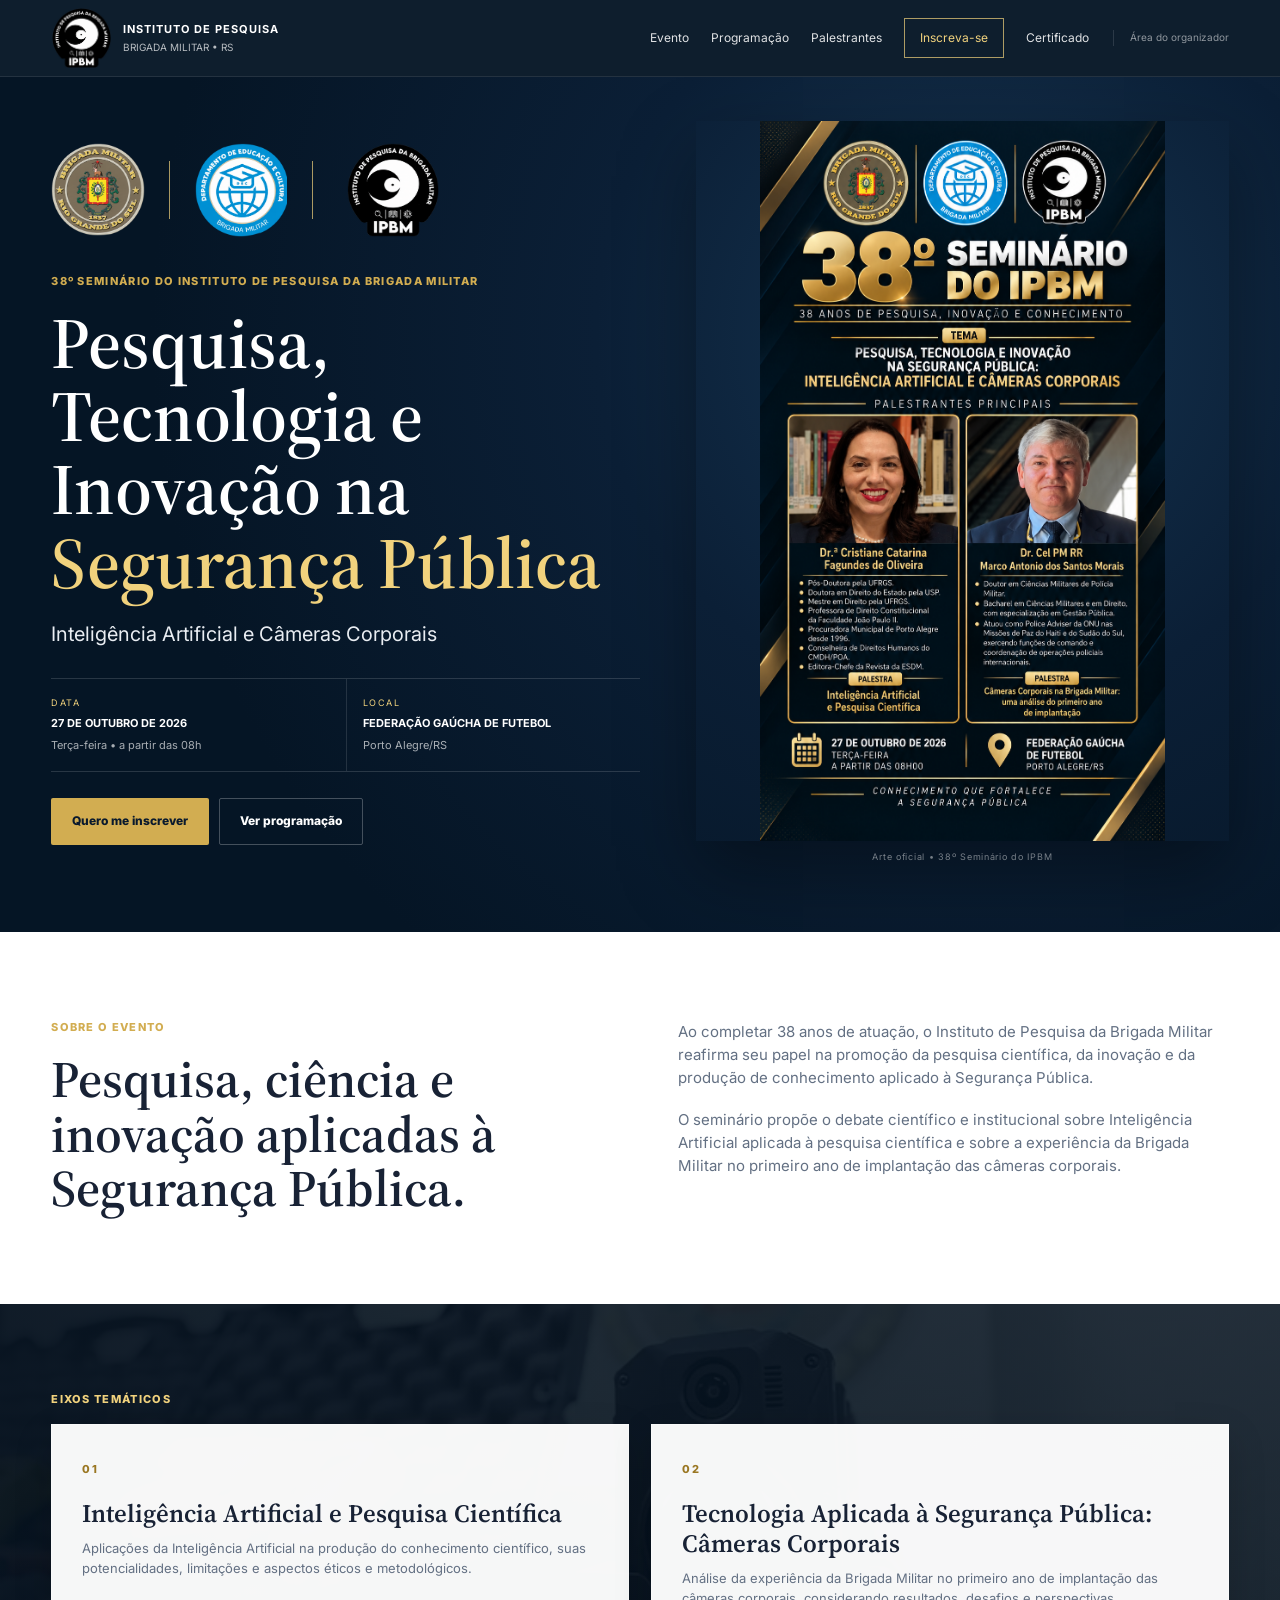
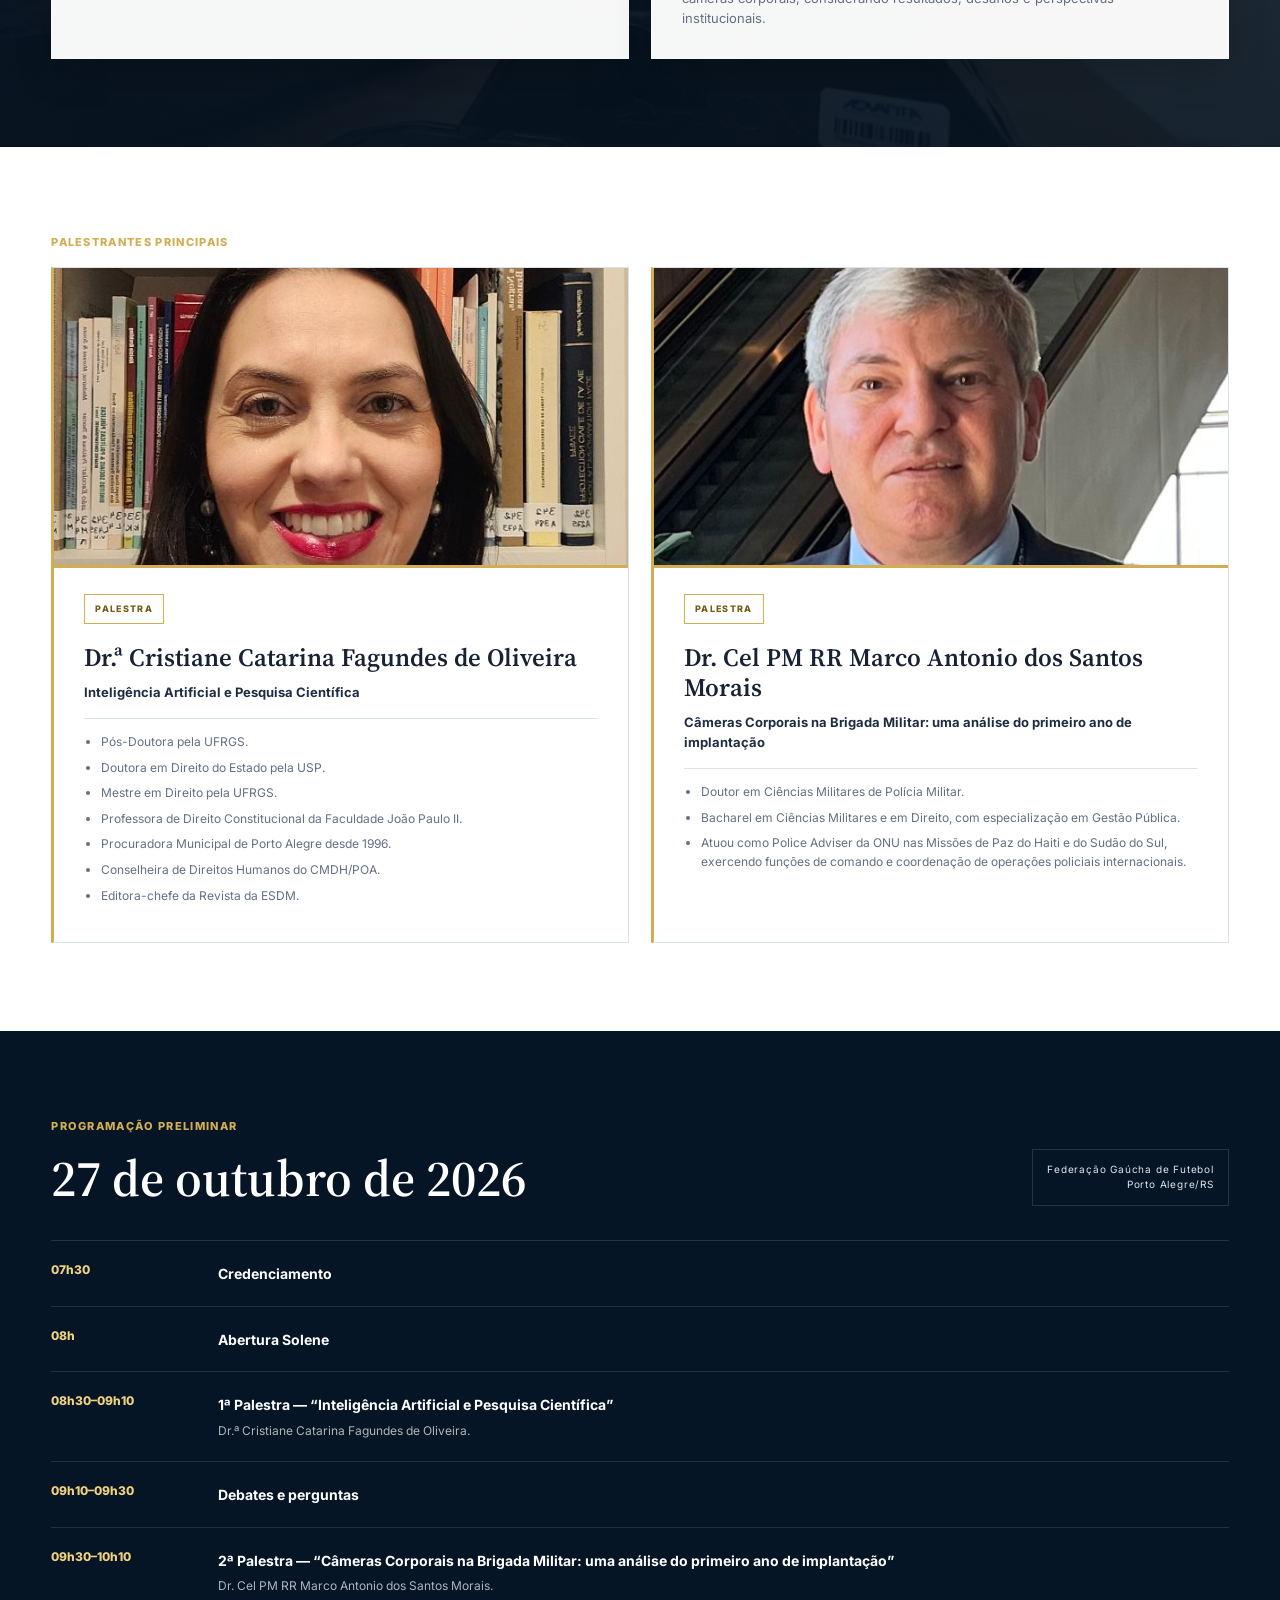
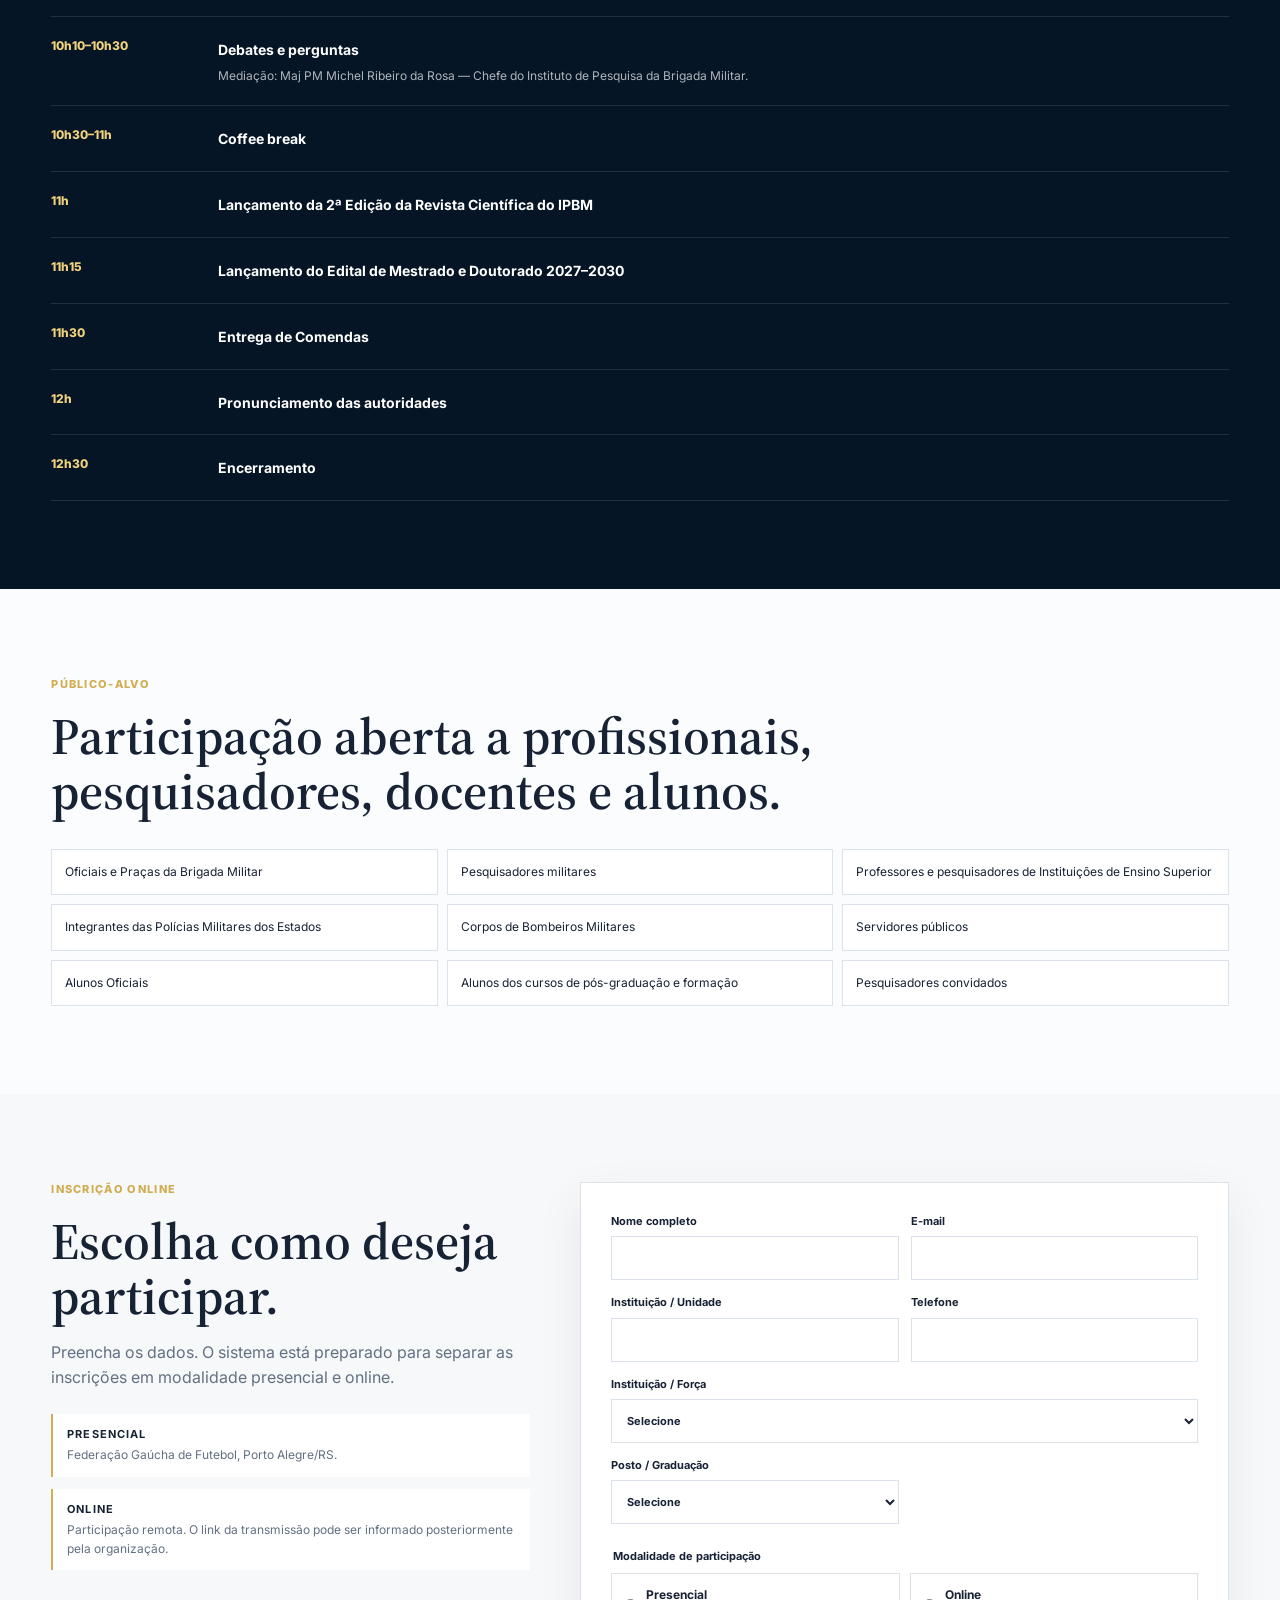
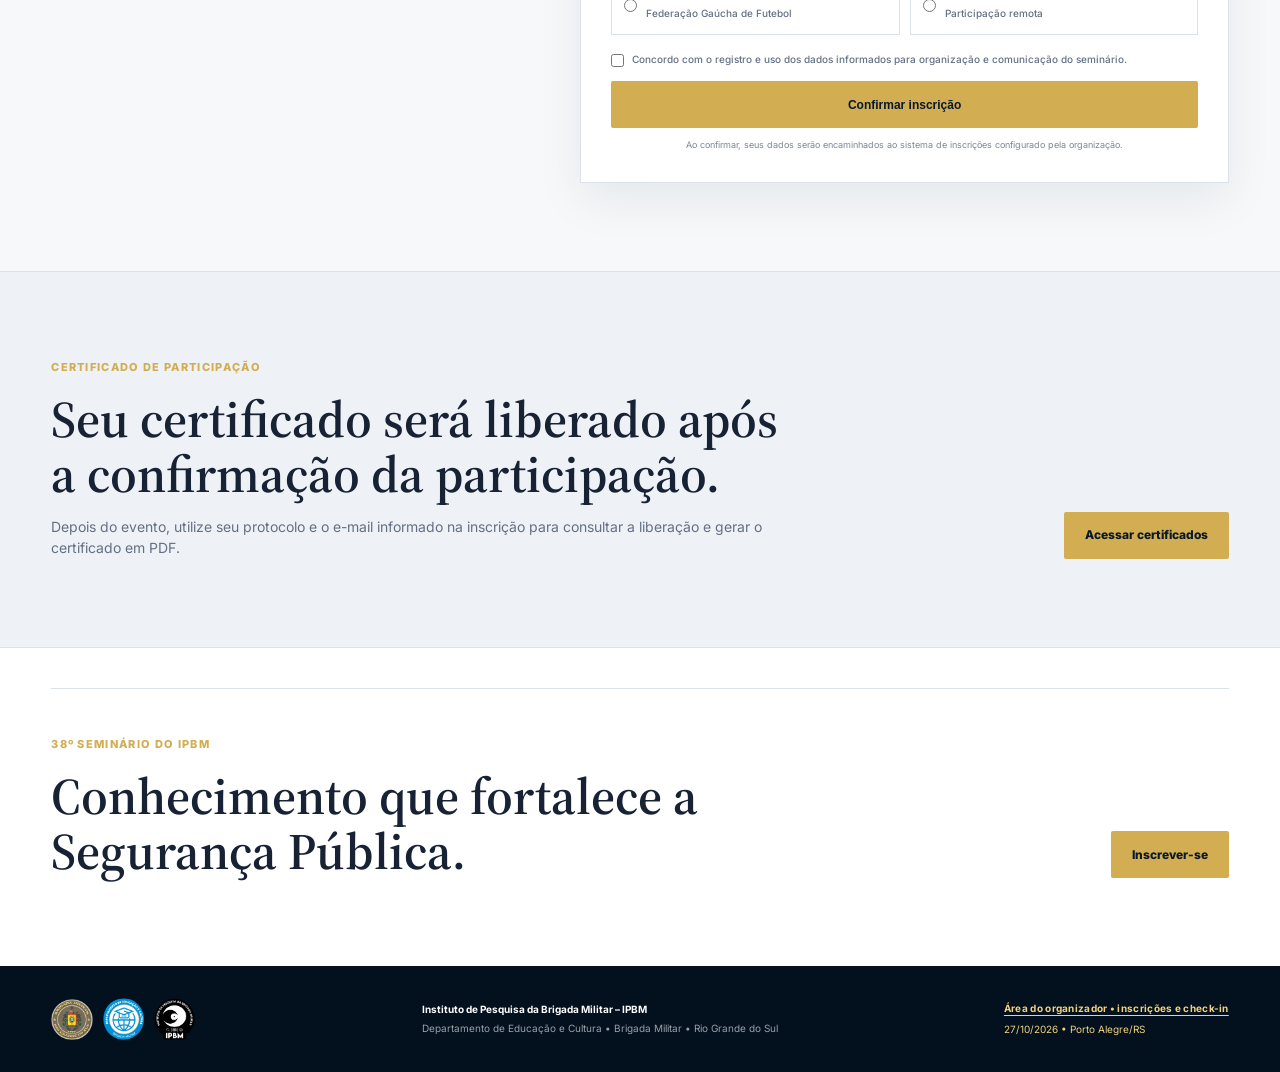
<file: index.html>
<!doctype html>
<html lang="pt-BR">
<head>
  <meta charset="utf-8">
  <meta name="viewport" content="width=device-width, initial-scale=1">
  <meta name="description" content="38º Seminário do Instituto de Pesquisa da Brigada Militar">
  <title>38º Seminário IPBM | Brigada Militar</title>
  <link rel="preconnect" href="https://fonts.googleapis.com">
  <link rel="preconnect" href="https://fonts.gstatic.com" crossorigin>
  <link href="https://fonts.googleapis.com/css2?family=Inter:wght@400;500;600;700;800&family=Source+Serif+4:wght@500;600;700&display=swap" rel="stylesheet">
  <link rel="stylesheet" href="style.css">
</head>
<body>
<header class="site-header">
  <div class="container header-inner">
    <a class="brand" href="#top">
      <img src="assets/logo-ipbm-user.png" alt="Instituto de Pesquisa da Brigada Militar">
      <div>
        <strong>INSTITUTO DE PESQUISA</strong>
        <span>BRIGADA MILITAR • RS</span>
      </div>
    </a>
    <nav>
      <a href="#evento">Evento</a>
      <a href="#programacao">Programação</a>
      <a href="#palestrantes">Palestrantes</a>
      <a href="#inscricao" class="nav-cta">Inscreva-se</a><a href="https://script.google.com/macros/s/AKfycbw5iORMjPB6zJZNSF6r6eopY40d7WQsvoeD7HbShKUvtG6KqrqU2yW9zClrKLDlra5R7w/exec?cert=1" onclick="return abrirCertificadoPopup(event);">Certificado</a><a href="https://script.google.com/macros/s/AKfycbw5iORMjPB6zJZNSF6r6eopY40d7WQsvoeD7HbShKUvtG6KqrqU2yW9zClrKLDlra5R7w/exec?admin=1" target="_blank" rel="noopener" class="nav-admin">Área do organizador</a>
    </nav>
  </div>
</header>

<main id="top">
  <section class="hero">
    <div class="container hero-grid">
      <div class="hero-copy">
        <div class="logos">
          <img src="assets/logo-bm-user.png" alt="Brigada Militar">
          <span></span>
          <img src="assets/logo-dec-user.png" alt="Departamento de Educação e Cultura">
          <span></span>
          <img src="assets/logo-ipbm-user.png" alt="Instituto de Pesquisa da Brigada Militar">
        </div>
        <p class="eyebrow">38º SEMINÁRIO DO INSTITUTO DE PESQUISA DA BRIGADA MILITAR</p>
        <h1>Pesquisa, Tecnologia e Inovação na <em>Segurança Pública</em></h1>
        <p class="subtitle">Inteligência Artificial e Câmeras Corporais</p>

        <div class="event-strip">
          <div>
            <small>DATA</small>
            <b>27 DE OUTUBRO DE 2026</b>
            <span>Terça-feira • a partir das 08h</span>
          </div>
          <div>
            <small>LOCAL</small>
            <b>FEDERAÇÃO GAÚCHA DE FUTEBOL</b>
            <span>Porto Alegre/RS</span>
          </div>
        </div>

        <div class="actions">
          <a href="#inscricao" class="btn primary">Quero me inscrever</a>
          <a href="#programacao" class="btn secondary">Ver programação</a>
        </div>
      </div>

      <div class="hero-art">
        <img src="assets/card-seminario.png" alt="Arte oficial do 38º Seminário do IPBM">
        <div class="art-caption">Arte oficial • 38º Seminário do IPBM</div>
      </div>
    </div>
  </section>

  <section id="evento" class="section">
    <div class="container section-grid">
      <div>
        <p class="kicker">SOBRE O EVENTO</p>
        <h2>Pesquisa, ciência e inovação aplicadas à Segurança Pública.</h2>
      </div>
      <div class="copy">
        <p>Ao completar 38 anos de atuação, o Instituto de Pesquisa da Brigada Militar reafirma seu papel na promoção da pesquisa científica, da inovação e da produção de conhecimento aplicado à Segurança Pública.</p>
        <p>O seminário propõe o debate científico e institucional sobre Inteligência Artificial aplicada à pesquisa científica e sobre a experiência da Brigada Militar no primeiro ano de implantação das câmeras corporais.</p>
      </div>
    </div>
  </section>

  <section class="section muted">
    <div class="container">
      <p class="kicker">EIXOS TEMÁTICOS</p>
      <div class="topic-grid">
        <article class="topic">
          <span>01</span>
          <h3>Inteligência Artificial e Pesquisa Científica</h3>
          <p>Aplicações da Inteligência Artificial na produção do conhecimento científico, suas potencialidades, limitações e aspectos éticos e metodológicos.</p>
        </article>
        <article class="topic">
          <span>02</span>
          <h3>Tecnologia Aplicada à Segurança Pública: Câmeras Corporais</h3>
          <p>Análise da experiência da Brigada Militar no primeiro ano de implantação das câmeras corporais, considerando resultados, desafios e perspectivas institucionais.</p>
        </article>
      </div>
    </div>
  </section>

  <section id="palestrantes" class="section">
    <div class="container">
      <p class="kicker">PALESTRANTES PRINCIPAIS</p>
      <div class="speaker-grid">
        <article class="speaker">
          <img class="speaker-photo" src="assets/palestrante-cristiane.jpg" alt="Dra.ª Cristiane Catarina Fagundes de Oliveira">
          <div class="speaker-content">
            <div class="speaker-title">PALESTRA</div>
            <h3>Dr.ª Cristiane Catarina Fagundes de Oliveira</h3>
            <p class="talk">Inteligência Artificial e Pesquisa Científica</p>
            <div class="cv-panel visible">
              <ul>
                <li>Pós-Doutora pela UFRGS.</li>
                <li>Doutora em Direito do Estado pela USP.</li>
                <li>Mestre em Direito pela UFRGS.</li>
                <li>Professora de Direito Constitucional da Faculdade João Paulo II.</li>
                <li>Procuradora Municipal de Porto Alegre desde 1996.</li>
                <li>Conselheira de Direitos Humanos do CMDH/POA.</li>
                <li>Editora-chefe da Revista da ESDM.</li>
              </ul>
            </div>
          </div>
        </article>

        <article class="speaker">
          <img class="speaker-photo" src="assets/palestrante-marco.jpg" alt="Cel PM RR Marco Antonio dos Santos Morais">
          <div class="speaker-content">
            <div class="speaker-title">PALESTRA</div>
            <h3>Dr. Cel PM RR Marco Antonio dos Santos Morais</h3>
            <p class="talk">Câmeras Corporais na Brigada Militar: uma análise do primeiro ano de implantação</p>
            <div class="cv-panel visible">
              <ul>
                <li>Doutor em Ciências Militares de Polícia Militar.</li>
                <li>Bacharel em Ciências Militares e em Direito, com especialização em Gestão Pública.</li>
                <li>Atuou como Police Adviser da ONU nas Missões de Paz do Haiti e do Sudão do Sul, exercendo funções de comando e coordenação de operações policiais internacionais.</li>
              </ul>
            </div>
          </div>
        </article>
      </div>
    </div>
  </section>

  <section id="programacao" class="section dark">
    <div class="container">
      <div class="program-head">
        <div>
          <p class="kicker">PROGRAMAÇÃO PRELIMINAR</p>
          <h2>27 de outubro de 2026</h2>
        </div>
        <div class="place-tag">Federação Gaúcha de Futebol<br>Porto Alegre/RS</div>
      </div>
      <div class="timeline">
        <div><time>07h30</time><article><b>Credenciamento</b></article></div>
        <div><time>08h</time><article><b>Abertura Solene</b></article></div>
        <div><time>08h30–09h10</time><article><b>1ª Palestra — “Inteligência Artificial e Pesquisa Científica”</b><p>Dr.ª Cristiane Catarina Fagundes de Oliveira.</p></article></div>
        <div><time>09h10–09h30</time><article><b>Debates e perguntas</b></article></div>
        <div><time>09h30–10h10</time><article><b>2ª Palestra — “Câmeras Corporais na Brigada Militar: uma análise do primeiro ano de implantação”</b><p>Dr. Cel PM RR Marco Antonio dos Santos Morais.</p></article></div>
        <div><time>10h10–10h30</time><article><b>Debates e perguntas</b><p>Mediação: Maj PM Michel Ribeiro da Rosa — Chefe do Instituto de Pesquisa da Brigada Militar.</p></article></div>
        <div><time>10h30–11h</time><article><b>Coffee break</b></article></div>
        <div><time>11h</time><article><b>Lançamento da 2ª Edição da Revista Científica do IPBM</b></article></div>
        <div><time>11h15</time><article><b>Lançamento do Edital de Mestrado e Doutorado 2027–2030</b></article></div>
        <div><time>11h30</time><article><b>Entrega de Comendas</b></article></div>
        <div><time>12h</time><article><b>Pronunciamento das autoridades</b></article></div>
        <div><time>12h30</time><article><b>Encerramento</b></article></div>
      </div>
    </div>
  </section>

  <section class="section audience">
    <div class="container">
      <p class="kicker">PÚBLICO-ALVO</p>
      <h2>Participação aberta a profissionais, pesquisadores, docentes e alunos.</h2>
      <div class="audience-list">
        <span>Oficiais e Praças da Brigada Militar</span>
        <span>Pesquisadores militares</span>
        <span>Professores e pesquisadores de Instituições de Ensino Superior</span>
        <span>Integrantes das Polícias Militares dos Estados</span>
        <span>Corpos de Bombeiros Militares</span>
        <span>Servidores públicos</span>
        <span>Alunos Oficiais</span>
        <span>Alunos dos cursos de pós-graduação e formação</span>
        <span>Pesquisadores convidados</span>
      </div>
    </div>
  </section>

  <section id="inscricao" class="section register">
    <div class="container register-grid">
      <div class="register-copy">
        <p class="kicker">INSCRIÇÃO ONLINE</p>
        <h2>Escolha como deseja participar.</h2>
        <p>Preencha os dados. O sistema está preparado para separar as inscrições em modalidade presencial e online.</p>
        <div class="modalities">
          <div><b>PRESENCIAL</b><span>Federação Gaúcha de Futebol, Porto Alegre/RS.</span></div>
          <div><b>ONLINE</b><span>Participação remota. O link da transmissão pode ser informado posteriormente pela organização.</span></div>
        </div>
      </div>

      <form id="registrationForm" class="form-card">
        <div id="formMessage" class="message" aria-live="polite"></div>
        <div class="row">
          <label>Nome completo<input name="nome" required maxlength="120" autocomplete="name"></label>
          <label>E-mail<input name="email" type="email" required maxlength="160" autocomplete="email"></label>
        </div>
        <div class="row">
          <label>Instituição / Unidade<input name="instituicao" maxlength="160"></label>
          <label>Telefone<input name="telefone" maxlength="30" autocomplete="tel"></label>
        </div>
        <label>Instituição / Força
          <select name="perfil" id="forca" required>
            <option value="">Selecione</option>
            <option value="Brigada Militar – RS">Brigada Militar – RS</option>
            <option value="Polícia Militar – outro Estado">Polícia Militar – outro Estado</option>
            <option value="Corpo de Bombeiros Militar – RS">Corpo de Bombeiros Militar – RS</option>
            <option value="Corpo de Bombeiros Militar – outro Estado">Corpo de Bombeiros Militar – outro Estado</option>
            <option value="Exército Brasileiro">Exército Brasileiro</option>
            <option value="Marinha do Brasil">Marinha do Brasil</option>
            <option value="Força Aérea Brasileira">Força Aérea Brasileira</option>
            <option value="Servidor público / civil">Servidor público / civil</option>
            <option value="Público externo / outros">Público externo / outros</option>
          </select>
        </label>
        <div class="row" id="corpDataRow" hidden>
          <label>UF da corporação
            <select name="ufCorporacao" id="ufCorporacao">
              <option value="">Selecione</option>
              <option>AC</option><option>AL</option><option>AP</option><option>AM</option><option>BA</option>
              <option>CE</option><option>DF</option><option>ES</option><option>GO</option><option>MA</option>
              <option>MT</option><option>MS</option><option>MG</option><option>PA</option><option>PB</option>
              <option>PR</option><option>PE</option><option>PI</option><option>RJ</option><option>RN</option>
              <option>RS</option><option>RO</option><option>RR</option><option>SC</option><option>SP</option>
              <option>SE</option><option>TO</option>
            </select>
          </label>
          <label>Posto / Graduação
            <select name="postoGraduacao" id="postoGraduacao">
              <option value="">Selecione</option>
            </select>
          </label>
        </div>
        <p class="fine" id="corpHint" hidden>O posto/graduação será convertido automaticamente para a abreviatura padronizada utilizada no certificado.</p>
        <fieldset>
          <legend>Modalidade de participação</legend>
          <div class="choices">
            <label><input type="radio" name="modalidade" value="Presencial" required><span><b>Presencial</b><small>Federação Gaúcha de Futebol</small></span></label>
            <label><input type="radio" name="modalidade" value="Online"><span><b>Online</b><small>Participação remota</small></span></label>
          </div>
        </fieldset>
        <label class="consent"><input type="checkbox" name="consentimento" required><span>Concordo com o registro e uso dos dados informados para organização e comunicação do seminário.</span></label>
        <button class="btn primary full" type="submit">Confirmar inscrição</button>
        <p class="fine">Ao confirmar, seus dados serão encaminhados ao sistema de inscrições configurado pela organização.</p>
      </form>
    </div>
  </section>

  <section id="certificado" class="certificate-access section">
    <div class="container certificate-access-inner">
      <div>
        <p class="kicker">CERTIFICADO DE PARTICIPAÇÃO</p>
        <h2>Seu certificado será liberado após a confirmação da participação.</h2>
        <p>Depois do evento, utilize seu protocolo e o e-mail informado na inscrição para consultar a liberação e gerar o certificado em PDF.</p>
      </div>
      <a class="btn primary" href="https://script.google.com/macros/s/AKfycbw5iORMjPB6zJZNSF6r6eopY40d7WQsvoeD7HbShKUvtG6KqrqU2yW9zClrKLDlra5R7w/exec?cert=1" onclick="return abrirCertificadoPopup(event);">Acessar certificados</a>
    </div>
  </section>

  <section class="section closing">
    <div class="container closing-inner">
      <div>
        <p class="kicker">38º SEMINÁRIO DO IPBM</p>
        <h2>Conhecimento que fortalece a Segurança Pública.</h2>
      </div>
      <a class="btn primary" href="#inscricao">Inscrever-se</a>
    </div>
  </section>

</main>

<footer class="footer">
  <div class="container footer-inner">
    <div class="footer-logos">
      <img src="assets/logo-bm-user.png" alt="Brigada Militar">
      <img src="assets/logo-dec-user.png" alt="Departamento de Educação e Cultura">
      <img src="assets/logo-ipbm-user.png" alt="IPBM">
    </div>
    <div>
      <strong>Instituto de Pesquisa da Brigada Militar – IPBM</strong>
      <span>Departamento de Educação e Cultura • Brigada Militar • Rio Grande do Sul</span>
    </div>
    <div><a class="footer-admin" href="https://script.google.com/macros/s/AKfycbw5iORMjPB6zJZNSF6r6eopY40d7WQsvoeD7HbShKUvtG6KqrqU2yW9zClrKLDlra5R7w/exec?admin=1" target="_blank" rel="noopener">Área do organizador • inscrições e check-in</a><div class="footer-date">27/10/2026 • Porto Alegre/RS</div></div>
  </div>
</footer>

<script src="config.js"></script>
<script src="script.js"></script>
<script>
function abrirCertificadoPopup(event) {
  if (event) event.preventDefault();
  const url = 'https://script.google.com/macros/s/AKfycbw5iORMjPB6zJZNSF6r6eopY40d7WQsvoeD7HbShKUvtG6KqrqU2yW9zClrKLDlra5R7w/exec?cert=1';
  const features = [
    'width=980',
    'height=820',
    'left=120',
    'top=60',
    'resizable=yes',
    'scrollbars=yes',
    'toolbar=no',
    'menubar=no',
    'location=yes',
    'status=no'
  ].join(',');
  const popup = window.open(url, 'certificadoIPBM', features);
  if (!popup) {
    window.location.href = url;
    return false;
  }
  popup.focus();
  return false;
}
</script>
</body>
</html>
</file>
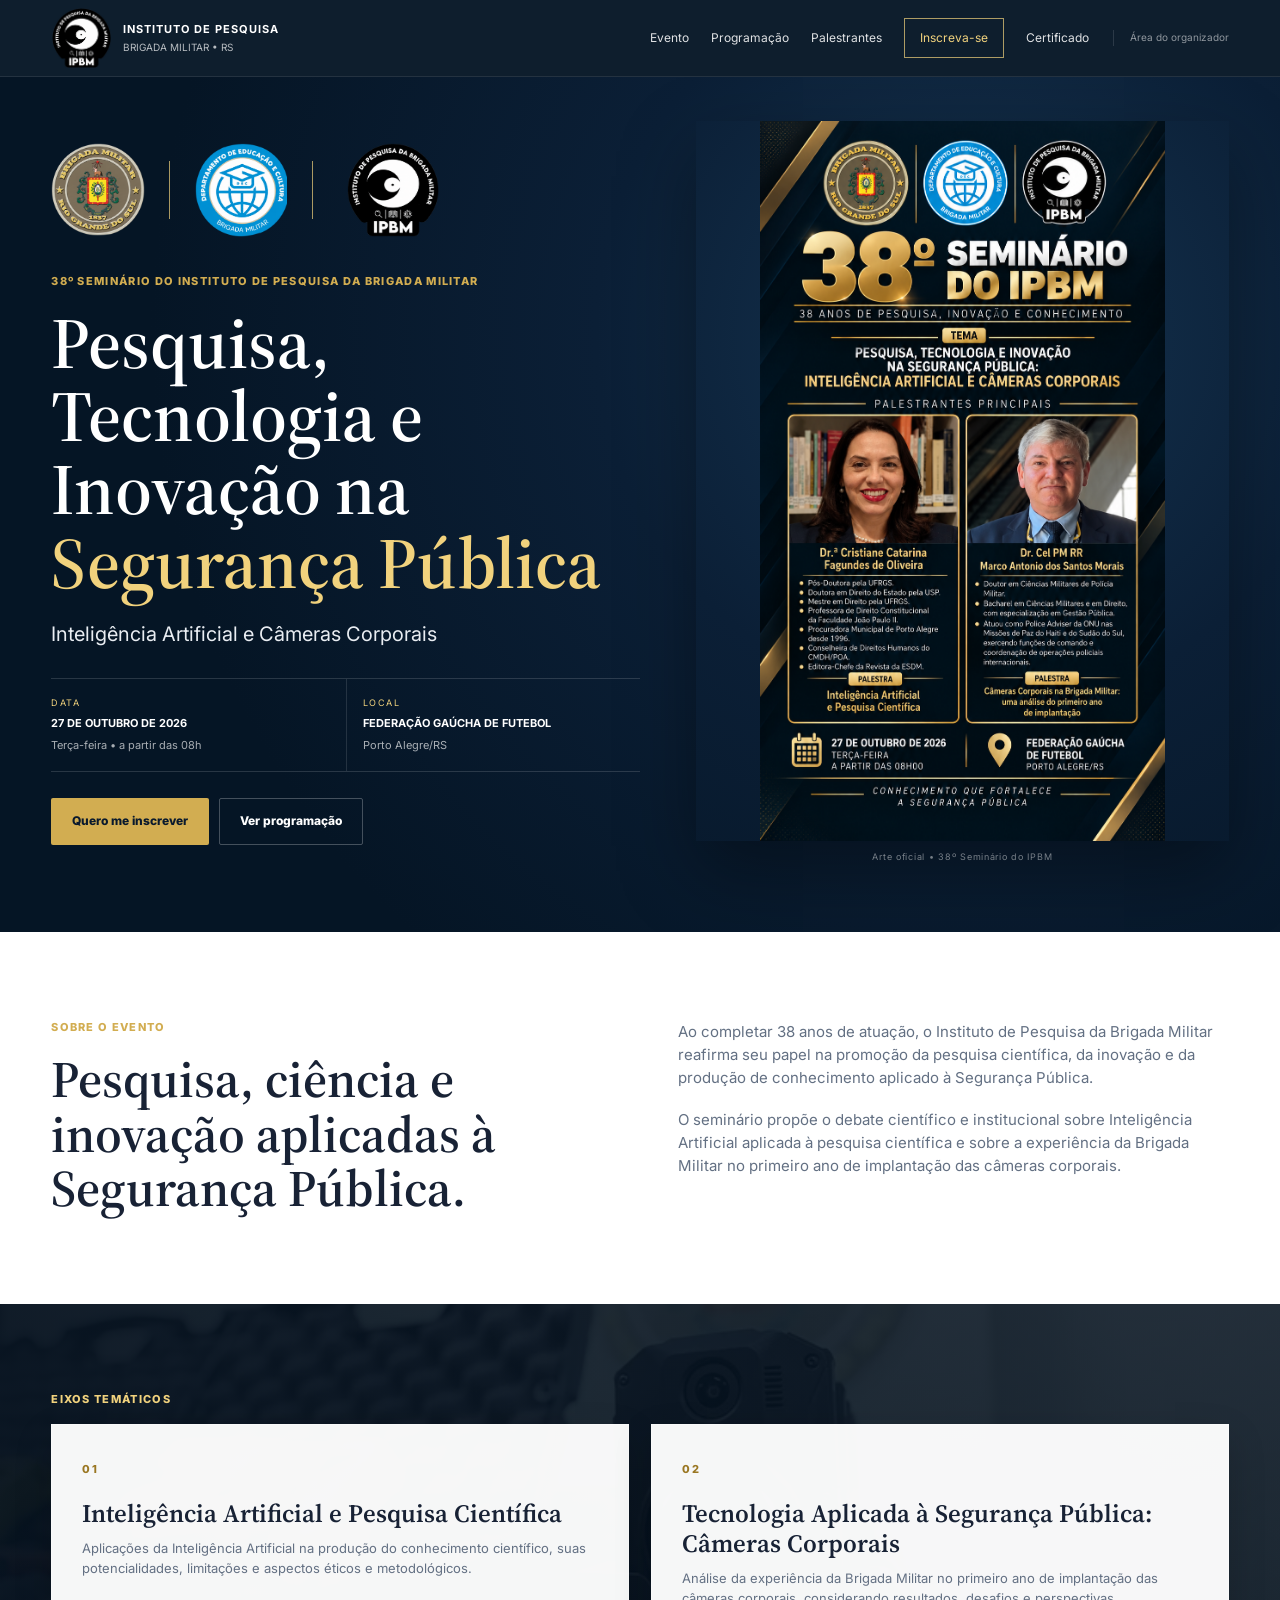
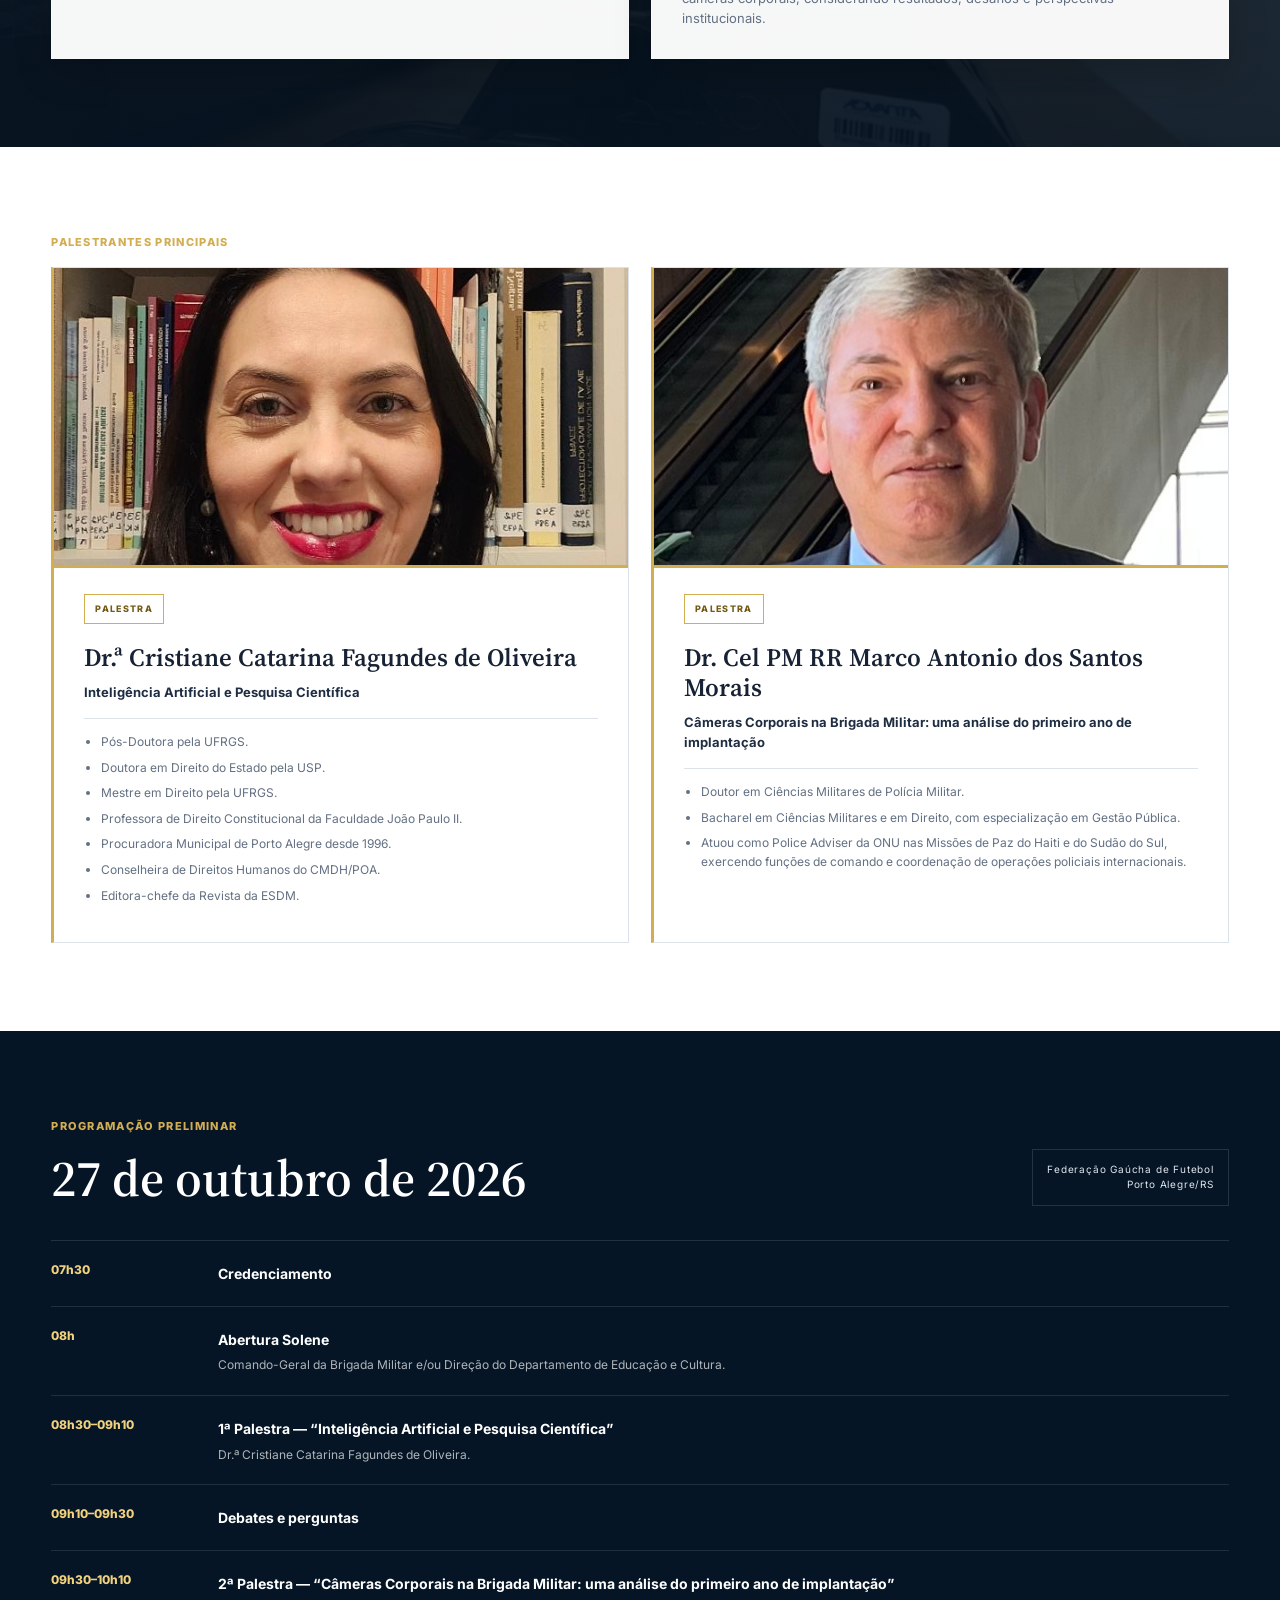
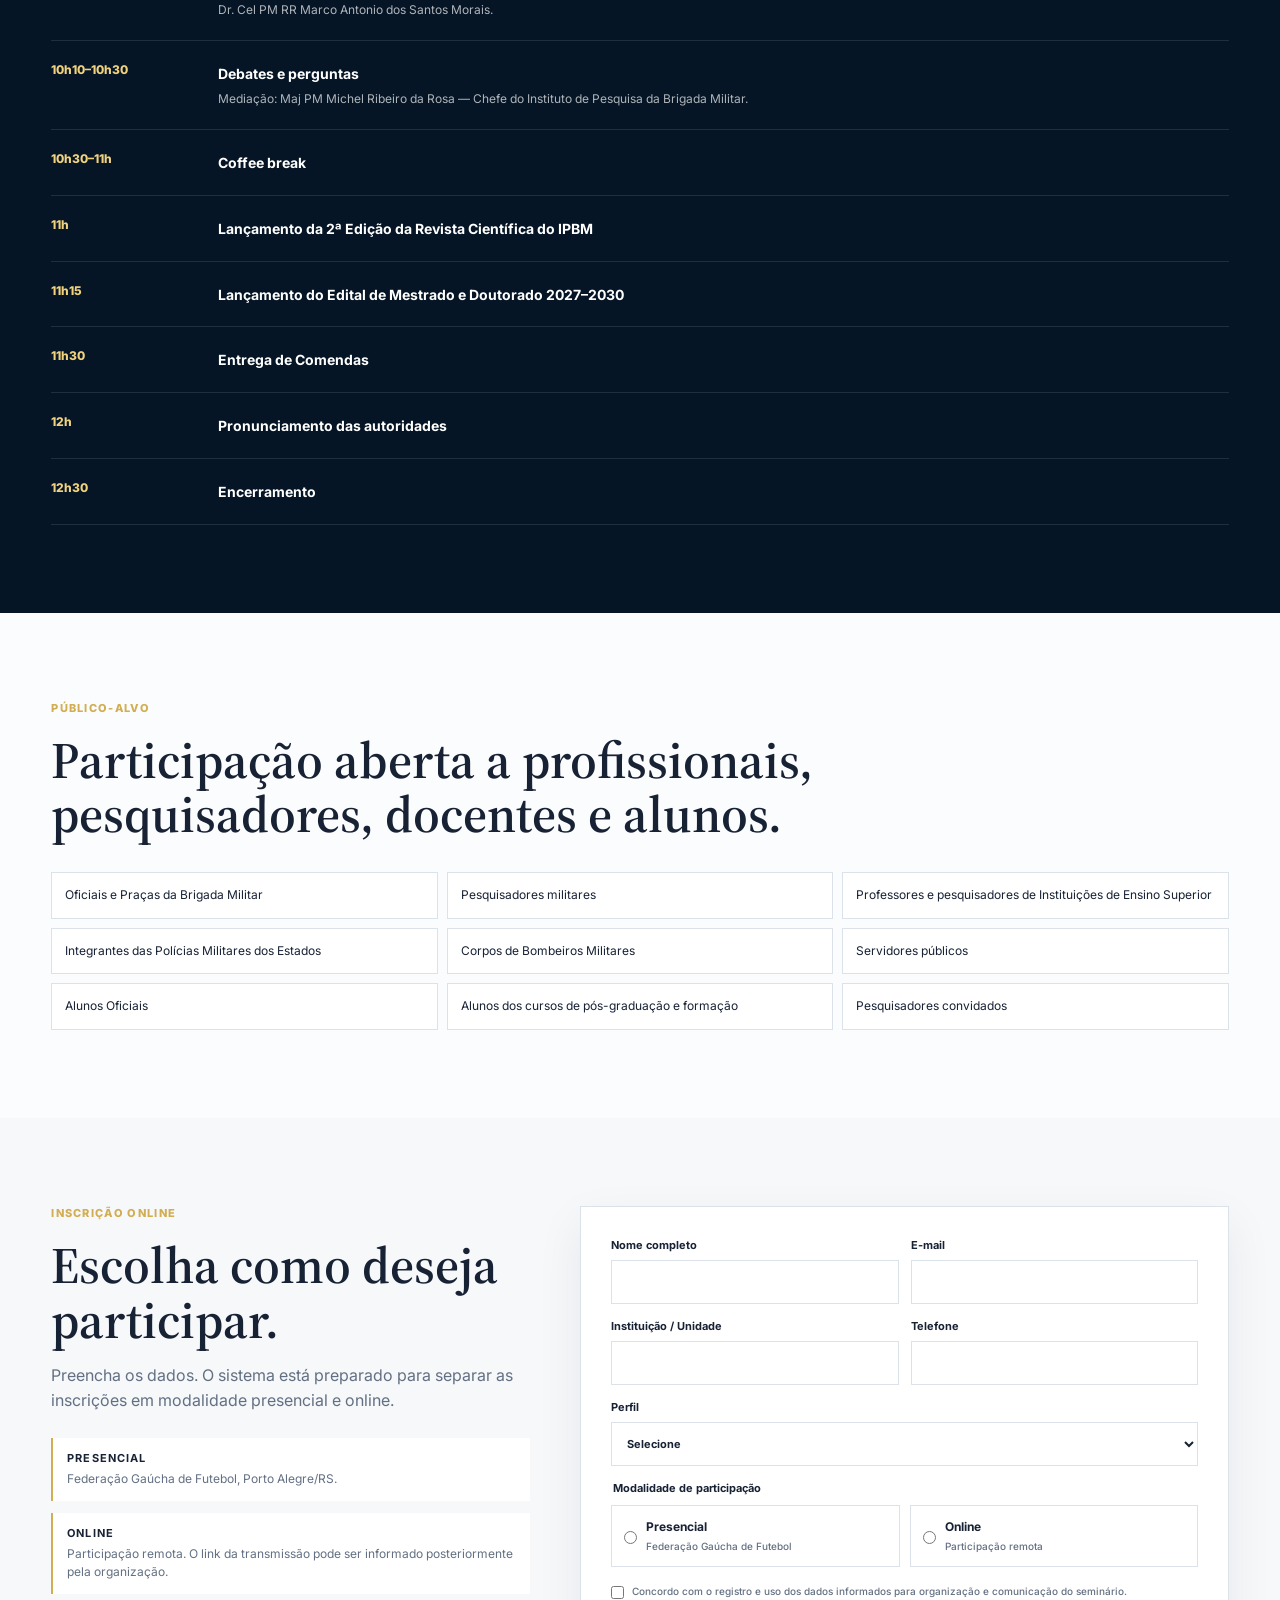
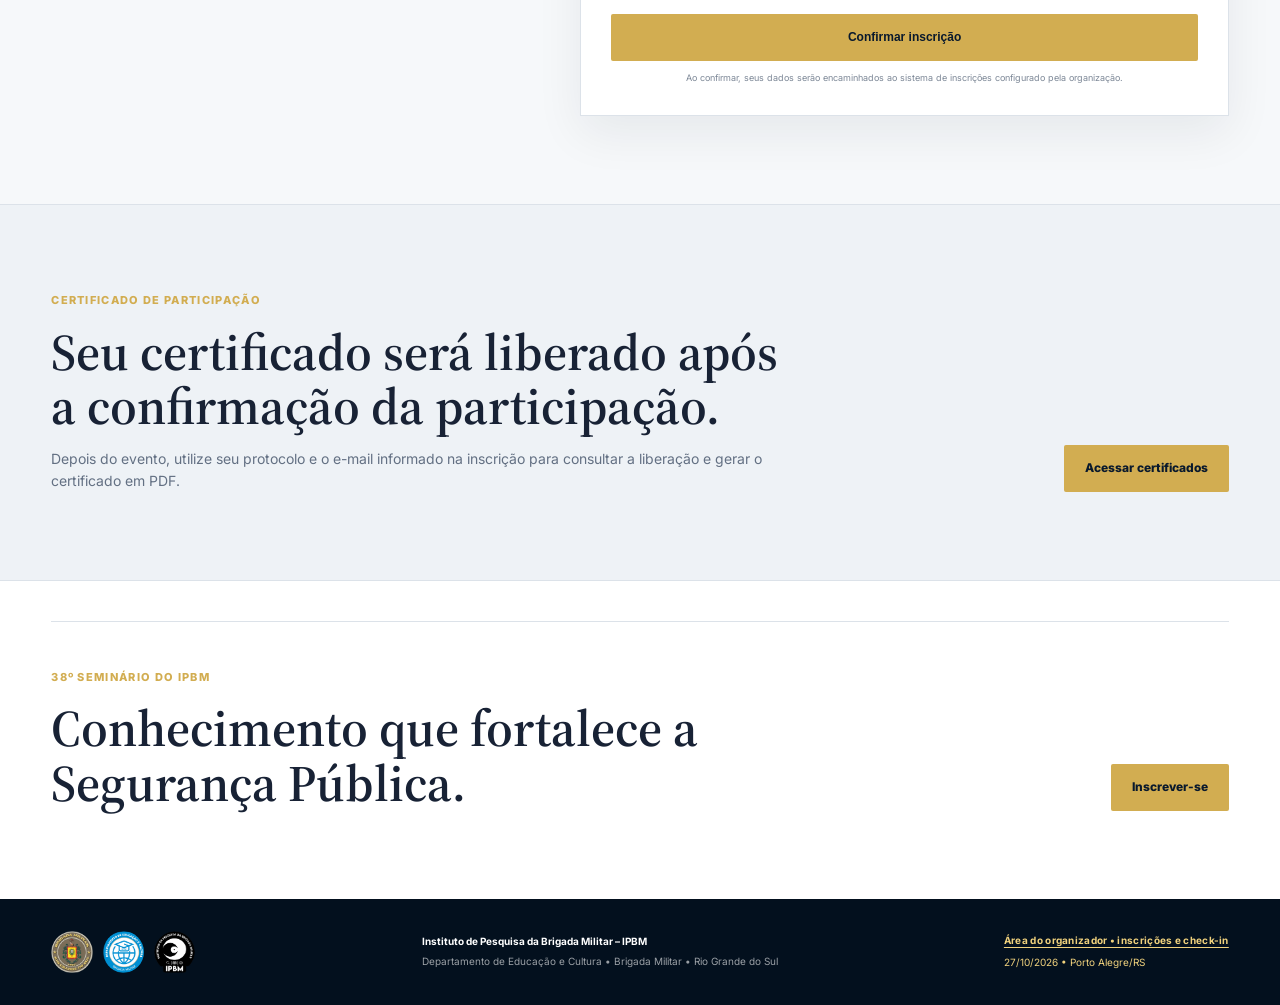
<file: 38-seminario-ipbm-site-v35-nova-url/index.html>
<!doctype html>
<html lang="pt-BR">
<head>
  <meta charset="utf-8">
  <meta name="viewport" content="width=device-width, initial-scale=1">
  <meta name="description" content="38º Seminário do Instituto de Pesquisa da Brigada Militar">
  <title>38º Seminário IPBM | Brigada Militar</title>
  <link rel="preconnect" href="https://fonts.googleapis.com">
  <link rel="preconnect" href="https://fonts.gstatic.com" crossorigin>
  <link href="https://fonts.googleapis.com/css2?family=Inter:wght@400;500;600;700;800&family=Source+Serif+4:wght@500;600;700&display=swap" rel="stylesheet">
  <link rel="stylesheet" href="style.css">
</head>
<body>
<header class="site-header">
  <div class="container header-inner">
    <a class="brand" href="#top">
      <img src="assets/logo-ipbm-user.png" alt="Instituto de Pesquisa da Brigada Militar">
      <div>
        <strong>INSTITUTO DE PESQUISA</strong>
        <span>BRIGADA MILITAR • RS</span>
      </div>
    </a>
    <nav>
      <a href="#evento">Evento</a>
      <a href="#programacao">Programação</a>
      <a href="#palestrantes">Palestrantes</a>
      <a href="#inscricao" class="nav-cta">Inscreva-se</a><a href="https://script.google.com/macros/s/AKfycbw5iORMjPB6zJZNSF6r6eopY40d7WQsvoeD7HbShKUvtG6KqrqU2yW9zClrKLDlra5R7w/exec?cert=1" onclick="return abrirCertificadoPopup(event);">Certificado</a><a href="https://script.google.com/macros/s/AKfycbw5iORMjPB6zJZNSF6r6eopY40d7WQsvoeD7HbShKUvtG6KqrqU2yW9zClrKLDlra5R7w/exec?admin=1" target="_blank" rel="noopener" class="nav-admin">Área do organizador</a>
    </nav>
  </div>
</header>

<main id="top">
  <section class="hero">
    <div class="container hero-grid">
      <div class="hero-copy">
        <div class="logos">
          <img src="assets/logo-bm-user.png" alt="Brigada Militar">
          <span></span>
          <img src="assets/logo-dec-user.png" alt="Departamento de Educação e Cultura">
          <span></span>
          <img src="assets/logo-ipbm-user.png" alt="Instituto de Pesquisa da Brigada Militar">
        </div>
        <p class="eyebrow">38º SEMINÁRIO DO INSTITUTO DE PESQUISA DA BRIGADA MILITAR</p>
        <h1>Pesquisa, Tecnologia e Inovação na <em>Segurança Pública</em></h1>
        <p class="subtitle">Inteligência Artificial e Câmeras Corporais</p>

        <div class="event-strip">
          <div>
            <small>DATA</small>
            <b>27 DE OUTUBRO DE 2026</b>
            <span>Terça-feira • a partir das 08h</span>
          </div>
          <div>
            <small>LOCAL</small>
            <b>FEDERAÇÃO GAÚCHA DE FUTEBOL</b>
            <span>Porto Alegre/RS</span>
          </div>
        </div>

        <div class="actions">
          <a href="#inscricao" class="btn primary">Quero me inscrever</a>
          <a href="#programacao" class="btn secondary">Ver programação</a>
        </div>
      </div>

      <div class="hero-art">
        <img src="assets/card-seminario.png" alt="Arte oficial do 38º Seminário do IPBM">
        <div class="art-caption">Arte oficial • 38º Seminário do IPBM</div>
      </div>
    </div>
  </section>

  <section id="evento" class="section">
    <div class="container section-grid">
      <div>
        <p class="kicker">SOBRE O EVENTO</p>
        <h2>Pesquisa, ciência e inovação aplicadas à Segurança Pública.</h2>
      </div>
      <div class="copy">
        <p>Ao completar 38 anos de atuação, o Instituto de Pesquisa da Brigada Militar reafirma seu papel na promoção da pesquisa científica, da inovação e da produção de conhecimento aplicado à Segurança Pública.</p>
        <p>O seminário propõe o debate científico e institucional sobre Inteligência Artificial aplicada à pesquisa científica e sobre a experiência da Brigada Militar no primeiro ano de implantação das câmeras corporais.</p>
      </div>
    </div>
  </section>

  <section class="section muted">
    <div class="container">
      <p class="kicker">EIXOS TEMÁTICOS</p>
      <div class="topic-grid">
        <article class="topic">
          <span>01</span>
          <h3>Inteligência Artificial e Pesquisa Científica</h3>
          <p>Aplicações da Inteligência Artificial na produção do conhecimento científico, suas potencialidades, limitações e aspectos éticos e metodológicos.</p>
        </article>
        <article class="topic">
          <span>02</span>
          <h3>Tecnologia Aplicada à Segurança Pública: Câmeras Corporais</h3>
          <p>Análise da experiência da Brigada Militar no primeiro ano de implantação das câmeras corporais, considerando resultados, desafios e perspectivas institucionais.</p>
        </article>
      </div>
    </div>
  </section>

  <section id="palestrantes" class="section">
    <div class="container">
      <p class="kicker">PALESTRANTES PRINCIPAIS</p>
      <div class="speaker-grid">
        <article class="speaker">
          <img class="speaker-photo" src="assets/palestrante-cristiane.jpg" alt="Dra.ª Cristiane Catarina Fagundes de Oliveira">
          <div class="speaker-content">
            <div class="speaker-title">PALESTRA</div>
            <h3>Dr.ª Cristiane Catarina Fagundes de Oliveira</h3>
            <p class="talk">Inteligência Artificial e Pesquisa Científica</p>
            <div class="cv-panel visible">
              <ul>
                <li>Pós-Doutora pela UFRGS.</li>
                <li>Doutora em Direito do Estado pela USP.</li>
                <li>Mestre em Direito pela UFRGS.</li>
                <li>Professora de Direito Constitucional da Faculdade João Paulo II.</li>
                <li>Procuradora Municipal de Porto Alegre desde 1996.</li>
                <li>Conselheira de Direitos Humanos do CMDH/POA.</li>
                <li>Editora-chefe da Revista da ESDM.</li>
              </ul>
            </div>
          </div>
        </article>

        <article class="speaker">
          <img class="speaker-photo" src="assets/palestrante-marco.jpg" alt="Cel PM RR Marco Antonio dos Santos Morais">
          <div class="speaker-content">
            <div class="speaker-title">PALESTRA</div>
            <h3>Dr. Cel PM RR Marco Antonio dos Santos Morais</h3>
            <p class="talk">Câmeras Corporais na Brigada Militar: uma análise do primeiro ano de implantação</p>
            <div class="cv-panel visible">
              <ul>
                <li>Doutor em Ciências Militares de Polícia Militar.</li>
                <li>Bacharel em Ciências Militares e em Direito, com especialização em Gestão Pública.</li>
                <li>Atuou como Police Adviser da ONU nas Missões de Paz do Haiti e do Sudão do Sul, exercendo funções de comando e coordenação de operações policiais internacionais.</li>
              </ul>
            </div>
          </div>
        </article>
      </div>
    </div>
  </section>

  <section id="programacao" class="section dark">
    <div class="container">
      <div class="program-head">
        <div>
          <p class="kicker">PROGRAMAÇÃO PRELIMINAR</p>
          <h2>27 de outubro de 2026</h2>
        </div>
        <div class="place-tag">Federação Gaúcha de Futebol<br>Porto Alegre/RS</div>
      </div>
      <div class="timeline">
        <div><time>07h30</time><article><b>Credenciamento</b></article></div>
        <div><time>08h</time><article><b>Abertura Solene</b><p>Comando-Geral da Brigada Militar e/ou Direção do Departamento de Educação e Cultura.</p></article></div>
        <div><time>08h30–09h10</time><article><b>1ª Palestra — “Inteligência Artificial e Pesquisa Científica”</b><p>Dr.ª Cristiane Catarina Fagundes de Oliveira.</p></article></div>
        <div><time>09h10–09h30</time><article><b>Debates e perguntas</b></article></div>
        <div><time>09h30–10h10</time><article><b>2ª Palestra — “Câmeras Corporais na Brigada Militar: uma análise do primeiro ano de implantação”</b><p>Dr. Cel PM RR Marco Antonio dos Santos Morais.</p></article></div>
        <div><time>10h10–10h30</time><article><b>Debates e perguntas</b><p>Mediação: Maj PM Michel Ribeiro da Rosa — Chefe do Instituto de Pesquisa da Brigada Militar.</p></article></div>
        <div><time>10h30–11h</time><article><b>Coffee break</b></article></div>
        <div><time>11h</time><article><b>Lançamento da 2ª Edição da Revista Científica do IPBM</b></article></div>
        <div><time>11h15</time><article><b>Lançamento do Edital de Mestrado e Doutorado 2027–2030</b></article></div>
        <div><time>11h30</time><article><b>Entrega de Comendas</b></article></div>
        <div><time>12h</time><article><b>Pronunciamento das autoridades</b></article></div>
        <div><time>12h30</time><article><b>Encerramento</b></article></div>
      </div>
    </div>
  </section>

  <section class="section audience">
    <div class="container">
      <p class="kicker">PÚBLICO-ALVO</p>
      <h2>Participação aberta a profissionais, pesquisadores, docentes e alunos.</h2>
      <div class="audience-list">
        <span>Oficiais e Praças da Brigada Militar</span>
        <span>Pesquisadores militares</span>
        <span>Professores e pesquisadores de Instituições de Ensino Superior</span>
        <span>Integrantes das Polícias Militares dos Estados</span>
        <span>Corpos de Bombeiros Militares</span>
        <span>Servidores públicos</span>
        <span>Alunos Oficiais</span>
        <span>Alunos dos cursos de pós-graduação e formação</span>
        <span>Pesquisadores convidados</span>
      </div>
    </div>
  </section>

  <section id="inscricao" class="section register">
    <div class="container register-grid">
      <div class="register-copy">
        <p class="kicker">INSCRIÇÃO ONLINE</p>
        <h2>Escolha como deseja participar.</h2>
        <p>Preencha os dados. O sistema está preparado para separar as inscrições em modalidade presencial e online.</p>
        <div class="modalities">
          <div><b>PRESENCIAL</b><span>Federação Gaúcha de Futebol, Porto Alegre/RS.</span></div>
          <div><b>ONLINE</b><span>Participação remota. O link da transmissão pode ser informado posteriormente pela organização.</span></div>
        </div>
      </div>

      <form id="registrationForm" class="form-card">
        <div id="formMessage" class="message" aria-live="polite"></div>
        <div class="row">
          <label>Nome completo<input name="nome" required maxlength="120" autocomplete="name"></label>
          <label>E-mail<input name="email" type="email" required maxlength="160" autocomplete="email"></label>
        </div>
        <div class="row">
          <label>Instituição / Unidade<input name="instituicao" maxlength="160"></label>
          <label>Telefone<input name="telefone" maxlength="30" autocomplete="tel"></label>
        </div>
        <label>Perfil
          <select name="perfil" required>
            <option value="">Selecione</option>
            <option>Brigada Militar</option>
            <option>Polícia Militar de outro Estado</option>
            <option>Corpo de Bombeiros Militar</option>
            <option>Instituição de Ensino Superior</option>
            <option>Órgão público</option>
            <option>Aluno / pós-graduação</option>
            <option>Pesquisador convidado</option>
            <option>Outro</option>
          </select>
        </label>
        <fieldset>
          <legend>Modalidade de participação</legend>
          <div class="choices">
            <label><input type="radio" name="modalidade" value="Presencial" required><span><b>Presencial</b><small>Federação Gaúcha de Futebol</small></span></label>
            <label><input type="radio" name="modalidade" value="Online"><span><b>Online</b><small>Participação remota</small></span></label>
          </div>
        </fieldset>
        <label class="consent"><input type="checkbox" name="consentimento" required><span>Concordo com o registro e uso dos dados informados para organização e comunicação do seminário.</span></label>
        <button class="btn primary full" type="submit">Confirmar inscrição</button>
        <p class="fine">Ao confirmar, seus dados serão encaminhados ao sistema de inscrições configurado pela organização.</p>
      </form>
    </div>
  </section>

  <section id="certificado" class="certificate-access section">
    <div class="container certificate-access-inner">
      <div>
        <p class="kicker">CERTIFICADO DE PARTICIPAÇÃO</p>
        <h2>Seu certificado será liberado após a confirmação da participação.</h2>
        <p>Depois do evento, utilize seu protocolo e o e-mail informado na inscrição para consultar a liberação e gerar o certificado em PDF.</p>
      </div>
      <a class="btn primary" href="https://script.google.com/macros/s/AKfycbw5iORMjPB6zJZNSF6r6eopY40d7WQsvoeD7HbShKUvtG6KqrqU2yW9zClrKLDlra5R7w/exec?cert=1" onclick="return abrirCertificadoPopup(event);">Acessar certificados</a>
    </div>
  </section>

  <section class="section closing">
    <div class="container closing-inner">
      <div>
        <p class="kicker">38º SEMINÁRIO DO IPBM</p>
        <h2>Conhecimento que fortalece a Segurança Pública.</h2>
      </div>
      <a class="btn primary" href="#inscricao">Inscrever-se</a>
    </div>
  </section>

</main>

<footer class="footer">
  <div class="container footer-inner">
    <div class="footer-logos">
      <img src="assets/logo-bm-user.png" alt="Brigada Militar">
      <img src="assets/logo-dec-user.png" alt="Departamento de Educação e Cultura">
      <img src="assets/logo-ipbm-user.png" alt="IPBM">
    </div>
    <div>
      <strong>Instituto de Pesquisa da Brigada Militar – IPBM</strong>
      <span>Departamento de Educação e Cultura • Brigada Militar • Rio Grande do Sul</span>
    </div>
    <div><a class="footer-admin" href="https://script.google.com/macros/s/AKfycbw5iORMjPB6zJZNSF6r6eopY40d7WQsvoeD7HbShKUvtG6KqrqU2yW9zClrKLDlra5R7w/exec?admin=1" target="_blank" rel="noopener">Área do organizador • inscrições e check-in</a><div class="footer-date">27/10/2026 • Porto Alegre/RS</div></div>
  </div>
</footer>

<script src="config.js"></script>
<script src="script.js"></script>
<script>
function abrirCertificadoPopup(event) {
  if (event) event.preventDefault();
  const url = 'https://script.google.com/macros/s/AKfycbw5iORMjPB6zJZNSF6r6eopY40d7WQsvoeD7HbShKUvtG6KqrqU2yW9zClrKLDlra5R7w/exec?cert=1';
  const features = [
    'width=980',
    'height=820',
    'left=120',
    'top=60',
    'resizable=yes',
    'scrollbars=yes',
    'toolbar=no',
    'menubar=no',
    'location=yes',
    'status=no'
  ].join(',');
  const popup = window.open(url, 'certificadoIPBM', features);
  if (!popup) {
    window.location.href = url;
    return false;
  }
  popup.focus();
  return false;
}
</script>
</body>
</html>
</file>
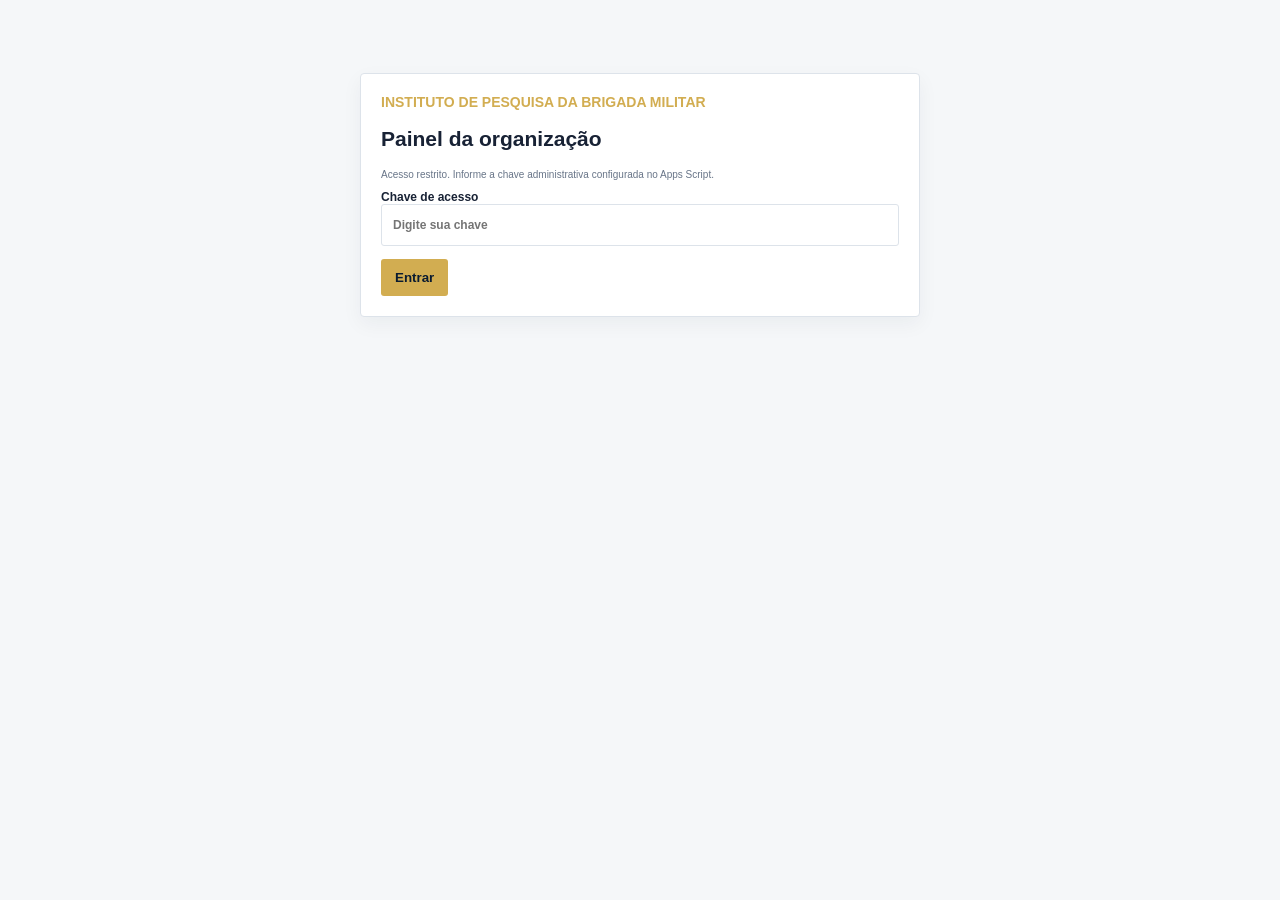
<file: admin.html>
<!doctype html>
<html lang="pt-BR">
<head>
<meta charset="utf-8"><meta name="viewport" content="width=device-width,initial-scale=1">
<title>Painel — 38º Seminário IPBM</title>
<style>
:root{--navy:#06192d;--navy2:#102e4b;--gold:#d2ad51;--ink:#182235;--muted:#687588;--line:#dde3ea;--ok:#28734b;--danger:#a02f2f;--warn:#986d18}
*{box-sizing:border-box}body{margin:0;font:14px Arial,Helvetica,sans-serif;background:#f5f7f9;color:var(--ink)}
.wrap{max-width:1380px;margin:auto;padding:28px 20px 45px}.top{background:linear-gradient(135deg,var(--navy),var(--navy2));color:#fff;padding:26px 28px;display:flex;justify-content:space-between;gap:25px;align-items:center;border-radius:4px}.top h1{margin:0;font-size:24px}.top p{margin:5px 0 0;opacity:.7;font-size:12px}.brand{font-weight:700;color:var(--gold)}
.card{background:#fff;border:1px solid var(--line);border-radius:4px;padding:20px;margin-top:18px;box-shadow:0 7px 20px rgba(18,35,55,.05)}.login{max-width:560px;margin:45px auto}
input,select{width:100%;height:42px;border:1px solid var(--line);padding:0 11px;border-radius:3px;font:inherit;background:#fff}label{display:block;font-size:12px;font-weight:700;margin-bottom:13px}
button{border:0;border-radius:3px;cursor:pointer;font-weight:700;padding:11px 14px}.primary{background:var(--gold);color:#0a1b30}.ghost{background:#fff;border:1px solid var(--line);color:var(--ink)}
.message{display:none;padding:11px;margin:12px 0;border-radius:3px;font-size:12px}.message.show{display:block}.message.err{background:#fff5f5;color:var(--danger)}.message.ok{background:#f1faf5;color:var(--ok)}
.stats{display:grid;grid-template-columns:repeat(6,1fr);gap:12px}.stat{background:#fff;border:1px solid var(--line);padding:18px}.stat b{display:block;font-size:28px}.stat span{display:block;color:var(--muted);font-size:10px;margin-top:4px}
.tools{display:grid;grid-template-columns:1.55fr 1fr 1fr 1fr auto;gap:10px;align-items:end}.table-wrap{overflow:auto}
table{width:100%;border-collapse:collapse;margin-top:14px;font-size:11px}th,td{padding:10px 8px;border-bottom:1px solid var(--line);text-align:left;vertical-align:top}th{background:#fafbfc;font-size:9px;letter-spacing:.05em;text-transform:uppercase;color:#617083}
.badge{display:inline-block;padding:5px 7px;border-radius:99px;font-size:9px;font-weight:800}.pres{background:#eef5fc;color:#2b5e91}.online{background:#f6f1ff;color:#6846a0}.checked{background:#edf8f1;color:var(--ok)}.pending{background:#fff7e6;color:var(--warn)}.available{background:#f0efff;color:#5e4aa0}
.action{padding:7px 9px;font-size:9px;background:var(--navy);color:#fff;margin:0 5px 5px 0}.action.secondary{background:#fff;color:var(--ink);border:1px solid var(--line)}.action.cert{background:var(--gold);color:#07192c}.action[disabled]{opacity:.45;cursor:not-allowed}
.small{font-size:10px;color:var(--muted)}
@media(max-width:1120px){.stats{grid-template-columns:repeat(3,1fr)}.tools{grid-template-columns:1fr 1fr}.top{display:block}}
@media(max-width:650px){.stats{grid-template-columns:1fr 1fr}.tools{grid-template-columns:1fr}.wrap{padding:14px}.top{padding:20px}}
</style></head>
<body><div class="wrap">

<div id="loginBox" class="card login">
  <div class="brand">INSTITUTO DE PESQUISA DA BRIGADA MILITAR</div>
  <h2>Painel da organização</h2>
  <p class="small">Acesso restrito. Informe a chave administrativa configurada no Apps Script.</p>
  <label>Chave de acesso<input id="key" type="password" autocomplete="off" placeholder="Digite sua chave"></label>
  <button class="primary" onclick="login()">Entrar</button><div id="loginMsg" class="message"></div>
</div>

<div id="app" hidden>
  <div class="top">
    <div><div class="brand">38º SEMINÁRIO DO INSTITUTO DE PESQUISA DA BRIGADA MILITAR</div><h1>Painel de inscrições</h1><p>Inscrições, participação, certificados e credenciamento</p></div>
    <div><button class="ghost" onclick="logout()">Sair</button></div>
  </div>
  <div class="stats" id="stats"></div>

  <div class="card">
    <div class="tools">
      <label>Pesquisar<input id="q" placeholder="Nome, e-mail, protocolo ou instituição" oninput="render()"></label>
      <label>Modalidade<select id="mode" onchange="render()"><option value="">Todas</option><option>Presencial</option><option>Online</option></select></label>
      <label>Check-in<select id="status" onchange="render()"><option value="">Todos</option><option value="pendente">Pendente</option><option value="confirmado">Confirmado</option></select></label>
      <label>Participação<select id="participation" onchange="render()"><option value="">Todas</option><option value="pendente">Pendente</option><option value="confirmado">Confirmada</option></select></label>
      <button class="ghost" onclick="load()">Atualizar</button>
    </div>
    <div id="mainMsg" class="message"></div>
    <div class="table-wrap"><table>
      <thead><tr>
        <th>Protocolo</th><th>Participante</th><th>E-mail</th><th>Instituição / Unidade</th><th>Força / Instituição</th><th>UF</th><th>Posto / Graduação</th><th>Modalidade</th><th>Data</th>
        <th>Check-in</th><th>Participação</th><th>Certificado</th><th>Ações</th>
      </tr></thead>
      <tbody id="rows"></tbody>
    </table></div>
  </div>
</div>
</div>

<script>
let adminKey='', records=[];
function msg(id,text,cls){const e=document.getElementById(id);e.textContent=text;e.className='message show '+cls}
function login(){
  adminKey=document.getElementById('key').value.trim();
  if(!adminKey)return msg('loginMsg','Digite a chave administrativa.','err');
  google.script.run.withSuccessHandler(d=>{
    if(!d||!d.ok)return msg('loginMsg','Chave inválida.','err');
    sessionStorage.setItem('ipbmAdminKey',adminKey);
    document.getElementById('loginBox').hidden=true;
    document.getElementById('app').hidden=false;
    records=d.records||[];render()
  }).withFailureHandler(()=>msg('loginMsg','Falha ao acessar o painel.','err')).getAdminData(adminKey)
}
function autoLogin(){
  const k=sessionStorage.getItem('ipbmAdminKey');if(!k)return;
  adminKey=k;
  google.script.run.withSuccessHandler(d=>{
    if(d&&d.ok){
      document.getElementById('loginBox').hidden=true;
      document.getElementById('app').hidden=false;
      records=d.records||[];render()
    }else sessionStorage.removeItem('ipbmAdminKey')
  }).getAdminData(adminKey)
}
function logout(){sessionStorage.removeItem('ipbmAdminKey');location.reload()}
function load(){
  msg('mainMsg','Atualizando...','ok');
  google.script.run.withSuccessHandler(d=>{
    if(!d||!d.ok)return msg('mainMsg','Sessão inválida.','err');
    records=d.records||[];render();document.getElementById('mainMsg').className='message'
  }).withFailureHandler(()=>msg('mainMsg','Erro ao atualizar.','err')).getAdminData(adminKey)
}
function esc(s){return String(s??'').replace(/[&<>"']/g,m=>({'&':'&amp;','<':'&lt;','>':'&gt;','"':'&quot;',"'":'&#039;'}[m]))}
function render(){
  const q=(document.getElementById('q').value||'').toLowerCase(),mode=document.getElementById('mode').value,status=document.getElementById('status').value,part=document.getElementById('participation').value;
  const filtered=records.filter(r=>{
    const hay=[r.protocol,r.nome,r.email,r.instituicao,r.telefone,r.perfil,r.ufCorporacao,r.postoGraduacao].join(' ').toLowerCase();
    const p=r.participacao==='Confirmado',c=r.checkin==='Confirmado';
    return (!q||hay.includes(q))&&(!mode||r.modalidade===mode)&&(!status||(status==='confirmado'?c:!c))&&(!part||(part==='confirmado'?p:!p))
  });
  const total=records.length,pres=records.filter(r=>r.modalidade==='Presencial').length,online=records.filter(r=>r.modalidade==='Online').length,ci=records.filter(r=>r.checkin==='Confirmado').length,pc=records.filter(r=>r.participacao==='Confirmado').length,ca=records.filter(r=>r.certAutorizado==='Liberado').length;
  document.getElementById('stats').innerHTML=[
    ['TOTAL',total],['PRESENCIAL',pres],['ONLINE',online],['CHECK-IN',ci],['PARTICIPAÇÃO',pc],['CERT. LIBERADOS',ca]
  ].map(x=>'<div class="stat"><b>'+x[1]+'</b><span>'+x[0]+'</span></div>').join('');

  document.getElementById('rows').innerHTML=filtered.map(r=>{
    const c=r.modalidade==='Presencial'?'pres':'online',chk=r.checkin==='Confirmado',par=r.participacao==='Confirmado',auth=r.certAutorizado==='Liberado';
    const safe=r.protocol.replace(/\\/g,'\\\\').replace(/'/g,"\\'");
    return '<tr>'+
      '<td><b>'+esc(r.protocol)+'</b></td>'+
      '<td>'+esc(r.nome)+'</td><td>'+esc(r.email)+'</td><td>'+esc(r.instituicao)+'</td>'+
      '<td>'+esc(r.perfil)+'</td><td>'+esc(r.ufCorporacao)+'</td><td>'+esc(r.postoGraduacao)+'</td>'+
      '<td><span class="badge '+c+'">'+esc(r.modalidade)+'</span></td>'+
      '<td>'+esc(r.dataHora)+'</td>'+
      '<td><span class="badge '+(chk?'checked':'pending')+'">'+(chk?'Confirmado':'Pendente')+'</span></td>'+
      '<td><span class="badge '+(par?'checked':'pending')+'">'+(par?'Confirmada':'Pendente')+'</span></td>'+
      '<td><span class="badge '+(auth?'available':'pending')+'">'+(auth?'Liberado':'Bloqueado')+'</span></td>'+
      '<td>'+
        '<button class="action" '+(chk?'disabled':'')+' onclick="checkin(\''+safe+'\')">'+(chk?'Check-in ok':'Check-in')+'</button>'+
        '<button class="action secondary" onclick="participation(\''+safe+'\','+(par?'false':'true')+')">'+(par?'Revogar participação':'Confirmar participação')+'</button>'+
        '<button class="action cert" '+(!par?'disabled':'')+' onclick="certificateAuth(\''+safe+'\','+(auth?'false':'true')+')">'+(auth?'Bloquear certificado':'Liberar certificado')+'</button>'+
      '</td></tr>'
  }).join('')||'<tr><td colspan="13" class="small">Nenhuma inscrição encontrada.</td></tr>'
}
function checkin(protocol){
  if(!confirm('Confirmar check-in para '+protocol+'?'))return;
  google.script.run.withSuccessHandler(r=>{
    if(!r||!r.ok)return msg('mainMsg',r?.error||'Não foi possível registrar o check-in.','err');
    const x=records.find(x=>x.protocol===protocol);if(x)x.checkin='Confirmado';
    render();msg('mainMsg','Check-in registrado.','ok')
  }).withFailureHandler(()=>msg('mainMsg','Erro no check-in.','err')).markCheckin(adminKey,protocol)
}
function participation(protocol,confirming){
  const text=confirming?'Confirmar que o participante realmente participou do seminário?':'Revogar a confirmação de participação?';
  if(!confirm(text))return;
  google.script.run.withSuccessHandler(r=>{
    if(!r||!r.ok)return msg('mainMsg',r?.error||'Não foi possível atualizar a participação.','err');
    const x=records.find(x=>x.protocol===protocol);if(x){x.participacao=r.status;x.participacaoAt=r.timestamp;if(r.status!=='Confirmado')x.certAutorizado='Bloqueado'}
    render();msg('mainMsg',r.status==='Confirmado'?'Participação confirmada.':'Participação revogada.','ok')
  }).withFailureHandler(()=>msg('mainMsg','Erro ao atualizar a participação.','err')).markParticipation(adminKey,protocol,confirming?'Confirmado':'Pendente')
}
function certificateAuth(protocol,granting){
  const text=granting?'Liberar a geração do certificado para este participante?':'Bloquear a geração do certificado para este participante?';
  if(!confirm(text))return;
  google.script.run.withSuccessHandler(r=>{
    if(!r||!r.ok)return msg('mainMsg',r?.error||'Não foi possível atualizar a autorização.','err');
    const x=records.find(x=>x.protocol===protocol);if(x){x.certAutorizado=r.status;x.certAutorizadoAt=r.timestamp}
    render();msg('mainMsg',granting?'Certificado liberado.':'Certificado bloqueado.','ok')
  }).withFailureHandler(()=>msg('mainMsg','Erro ao atualizar a autorização.','err')).markCertificateAuthorization(adminKey,protocol,granting?'Liberado':'Bloqueado')
}
autoLogin();
</script></body></html>
</file>
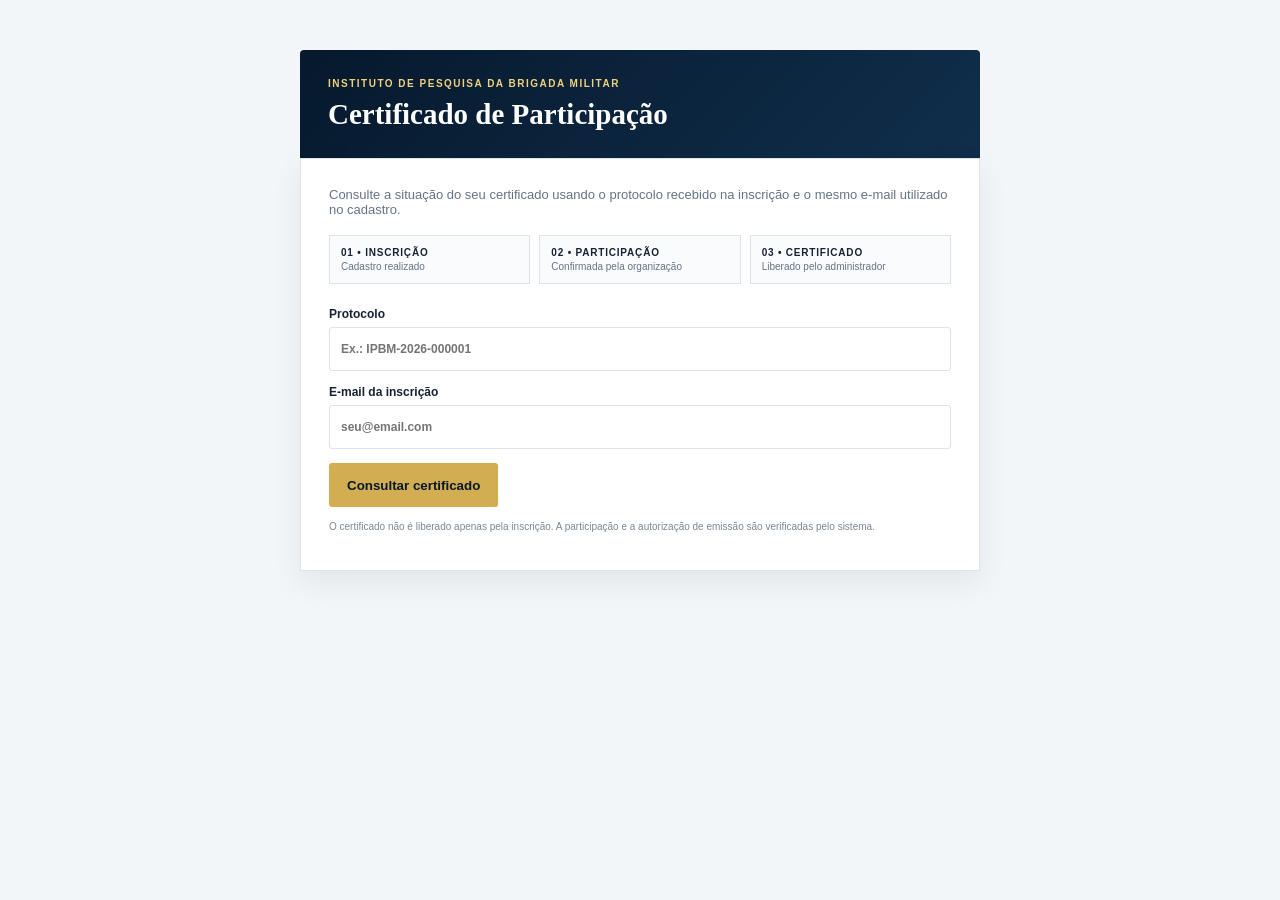
<file: certificate.html>
<!doctype html>
<html lang="pt-BR">
<head>
<meta charset="utf-8">
<meta name="viewport" content="width=device-width,initial-scale=1">
<title>Certificado — 38º Seminário IPBM</title>
<style>
:root{--navy:#06192d;--navy2:#102e4b;--gold:#d2ad51;--ink:#182235;--muted:#667386;--line:#dce3ea;--ok:#257347;--danger:#a12f2f;--warn:#8b6416}
*{box-sizing:border-box}body{margin:0;font-family:Inter,Arial,sans-serif;background:#f3f6f8;color:var(--ink)}
.wrap{max-width:720px;margin:50px auto;padding:0 20px}.head{background:linear-gradient(135deg,var(--navy),var(--navy2));color:#fff;padding:28px;border-radius:4px 4px 0 0}.head .gold{color:#f0d27c;font-size:10px;letter-spacing:.15em;font-weight:800}.head h1{font-family:Georgia,serif;font-size:29px;line-height:1.12;margin:9px 0 0}
.card{background:#fff;border:1px solid var(--line);padding:28px;box-shadow:0 12px 30px rgba(5,25,45,.07)}
.intro{font-size:13px;color:var(--muted);margin-top:0}.steps{display:grid;grid-template-columns:repeat(3,1fr);gap:9px;margin:18px 0 23px}.step{border:1px solid var(--line);padding:11px;background:#fafbfc}.step b{display:block;font-size:10px;letter-spacing:.08em}.step span{display:block;color:var(--muted);font-size:10px;margin-top:3px}
label{display:block;font-size:12px;font-weight:800;margin-bottom:14px}input{width:100%;height:44px;border:1px solid var(--line);padding:0 11px;font:inherit;margin-top:6px;border-radius:3px}
button{height:44px;border:0;background:var(--gold);color:#07192c;padding:0 18px;border-radius:3px;font-weight:800;cursor:pointer}.msg{margin:15px 0;padding:12px;border:1px solid var(--line);font-size:12px;display:none}.msg.show{display:block}.msg.ok{background:#f1faf5;border-color:#b9ddc8;color:var(--ok)}.msg.err{background:#fff5f5;border-color:#ebc5c5;color:var(--danger)}.msg.warn{background:#fff9ec;border-color:#ead9ac;color:var(--warn)}
.result{margin-top:22px;border-top:1px solid var(--line);padding-top:18px}.result h2{font-family:Georgia,serif;margin:0 0 8px}.result p{color:var(--muted);font-size:13px}.download{display:inline-flex;align-items:center;justify-content:center;margin-top:14px;background:var(--navy);color:#fff;height:44px;padding:0 18px;border-radius:3px;font-weight:800;text-decoration:none;font-size:12px}
.hidden{display:none}.security-note{font-size:10px;color:#7b8795;margin-top:14px}
@media(max-width:620px){.wrap{margin:20px auto;padding:0 12px}.head h1{font-size:24px}.steps{grid-template-columns:1fr}.card{padding:22px}}
</style>
</head>
<body>
<div class="wrap">
  <div class="head">
    <div class="gold">INSTITUTO DE PESQUISA DA BRIGADA MILITAR</div>
    <h1>Certificado de Participação</h1>
  </div>
  <div class="card">
    <p class="intro">Consulte a situação do seu certificado usando o protocolo recebido na inscrição e o mesmo e-mail utilizado no cadastro.</p>
    <div class="steps">
      <div class="step"><b>01 • INSCRIÇÃO</b><span>Cadastro realizado</span></div>
      <div class="step"><b>02 • PARTICIPAÇÃO</b><span>Confirmada pela organização</span></div>
      <div class="step"><b>03 • CERTIFICADO</b><span>Liberado pelo administrador</span></div>
    </div>

    <label>Protocolo
      <input id="protocol" placeholder="Ex.: IPBM-2026-000001" autocomplete="off">
    </label>
    <label>E-mail da inscrição
      <input id="email" type="email" placeholder="seu@email.com" autocomplete="email">
    </label>

    <button onclick="consult()">Consultar certificado</button>
    <div id="msg" class="msg"></div>
    <div id="result" class="result hidden"></div>
    <p class="security-note">O certificado não é liberado apenas pela inscrição. A participação e a autorização de emissão são verificadas pelo sistema.</p>
  </div>
</div>

<script>
function show(text,cls){
  const e=document.getElementById('msg');
  e.textContent=text;
  e.className='msg show '+cls;
}
function consult(){
  const protocol=document.getElementById('protocol').value.trim();
  const email=document.getElementById('email').value.trim();
  document.getElementById('result').className='result hidden';
  if(!protocol||!email)return show('Informe o protocolo e o e-mail usados na inscrição.','err');
  show('Consultando...','ok');

  google.script.run
    .withSuccessHandler(d=>{
      document.getElementById('msg').className='msg';
      if(!d||!d.ok)return show(d?.message||'Não foi possível consultar o certificado.','err');
      const r=document.getElementById('result');
      r.className='result';
      r.innerHTML='<h2>'+escapeHtml(d.nome)+'</h2><p>'+escapeHtml(d.message)+'</p><a href="#" class="download" onclick="generate(event)">Gerar certificado em PDF</a>';
      window.current={protocol:protocol,email:email};
    })
    .withFailureHandler(()=>show('Erro ao consultar o certificado.','err'))
    .getCertificateStatus(protocol,email);
}
function generate(ev){
  ev.preventDefault();
  const d=window.current;
  show('Gerando PDF...','ok');
  google.script.run
    .withSuccessHandler(r=>{
      if(!r||!r.ok)return show(r?.message||'Não foi possível gerar o certificado.','err');
      const bytes=Uint8Array.from(atob(r.base64),c=>c.charCodeAt(0));
      const blob=new Blob([bytes],{type:'application/pdf'});
      const url=URL.createObjectURL(blob);
      const a=document.createElement('a');
      a.href=url;
      a.download=r.filename||'certificado-ipbm.pdf';
      document.body.appendChild(a);
      a.click();
      a.remove();
      setTimeout(()=>URL.revokeObjectURL(url),3000);
      show('Certificado gerado com sucesso.','ok');
    })
    .withFailureHandler(()=>show('Erro ao gerar o PDF.','err'))
    .generateCertificate(d.protocol,d.email);
}
function escapeHtml(s){
  return String(s??'').replace(/[&<>"']/g,m=>({'&':'&amp;','<':'&lt;','>':'&gt;','"':'&quot;',"'":'&#039;'}[m]));
}
</script>
</body>
</html>
</file>
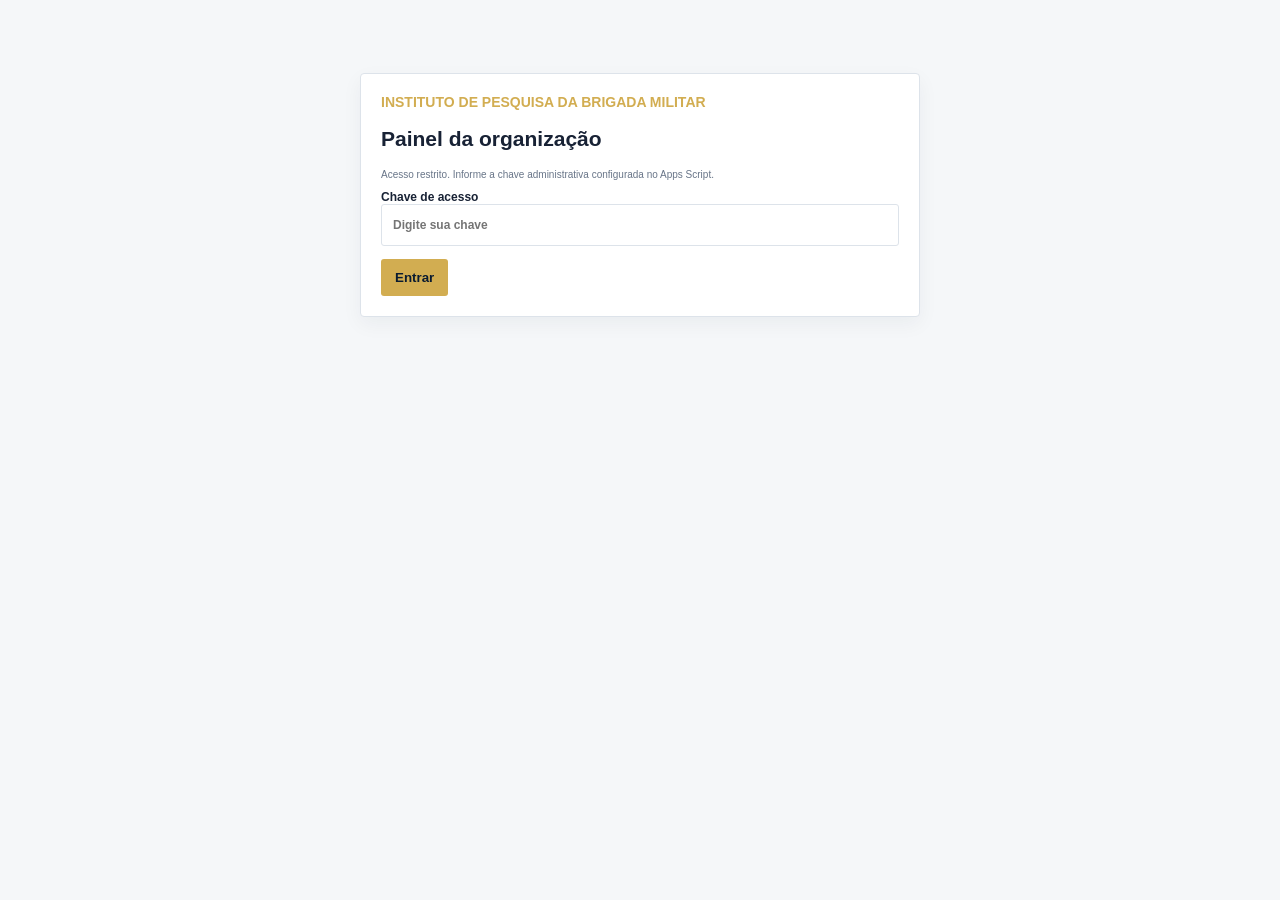
<file: 38-seminario-ipbm-site-v35-nova-url/admin.html>
<!doctype html>
<html lang="pt-BR">
<head>
<meta charset="utf-8"><meta name="viewport" content="width=device-width,initial-scale=1">
<title>Painel — 38º Seminário IPBM</title>
<style>
:root{--navy:#06192d;--navy2:#102e4b;--gold:#d2ad51;--ink:#182235;--muted:#687588;--line:#dde3ea;--ok:#28734b;--danger:#a02f2f;--warn:#986d18}
*{box-sizing:border-box}body{margin:0;font:14px Arial,Helvetica,sans-serif;background:#f5f7f9;color:var(--ink)}
.wrap{max-width:1380px;margin:auto;padding:28px 20px 45px}.top{background:linear-gradient(135deg,var(--navy),var(--navy2));color:#fff;padding:26px 28px;display:flex;justify-content:space-between;gap:25px;align-items:center;border-radius:4px}.top h1{margin:0;font-size:24px}.top p{margin:5px 0 0;opacity:.7;font-size:12px}.brand{font-weight:700;color:var(--gold)}
.card{background:#fff;border:1px solid var(--line);border-radius:4px;padding:20px;margin-top:18px;box-shadow:0 7px 20px rgba(18,35,55,.05)}.login{max-width:560px;margin:45px auto}
input,select{width:100%;height:42px;border:1px solid var(--line);padding:0 11px;border-radius:3px;font:inherit;background:#fff}label{display:block;font-size:12px;font-weight:700;margin-bottom:13px}
button{border:0;border-radius:3px;cursor:pointer;font-weight:700;padding:11px 14px}.primary{background:var(--gold);color:#0a1b30}.ghost{background:#fff;border:1px solid var(--line);color:var(--ink)}
.message{display:none;padding:11px;margin:12px 0;border-radius:3px;font-size:12px}.message.show{display:block}.message.err{background:#fff5f5;color:var(--danger)}.message.ok{background:#f1faf5;color:var(--ok)}
.stats{display:grid;grid-template-columns:repeat(6,1fr);gap:12px}.stat{background:#fff;border:1px solid var(--line);padding:18px}.stat b{display:block;font-size:28px}.stat span{display:block;color:var(--muted);font-size:10px;margin-top:4px}
.tools{display:grid;grid-template-columns:1.55fr 1fr 1fr 1fr auto;gap:10px;align-items:end}.table-wrap{overflow:auto}
table{width:100%;border-collapse:collapse;margin-top:14px;font-size:11px}th,td{padding:10px 8px;border-bottom:1px solid var(--line);text-align:left;vertical-align:top}th{background:#fafbfc;font-size:9px;letter-spacing:.05em;text-transform:uppercase;color:#617083}
.badge{display:inline-block;padding:5px 7px;border-radius:99px;font-size:9px;font-weight:800}.pres{background:#eef5fc;color:#2b5e91}.online{background:#f6f1ff;color:#6846a0}.checked{background:#edf8f1;color:var(--ok)}.pending{background:#fff7e6;color:var(--warn)}.available{background:#f0efff;color:#5e4aa0}
.action{padding:7px 9px;font-size:9px;background:var(--navy);color:#fff;margin:0 5px 5px 0}.action.secondary{background:#fff;color:var(--ink);border:1px solid var(--line)}.action.cert{background:var(--gold);color:#07192c}.action[disabled]{opacity:.45;cursor:not-allowed}
.small{font-size:10px;color:var(--muted)}
@media(max-width:1120px){.stats{grid-template-columns:repeat(3,1fr)}.tools{grid-template-columns:1fr 1fr}.top{display:block}}
@media(max-width:650px){.stats{grid-template-columns:1fr 1fr}.tools{grid-template-columns:1fr}.wrap{padding:14px}.top{padding:20px}}
</style></head>
<body><div class="wrap">

<div id="loginBox" class="card login">
  <div class="brand">INSTITUTO DE PESQUISA DA BRIGADA MILITAR</div>
  <h2>Painel da organização</h2>
  <p class="small">Acesso restrito. Informe a chave administrativa configurada no Apps Script.</p>
  <label>Chave de acesso<input id="key" type="password" autocomplete="off" placeholder="Digite sua chave"></label>
  <button class="primary" onclick="login()">Entrar</button><div id="loginMsg" class="message"></div>
</div>

<div id="app" hidden>
  <div class="top">
    <div><div class="brand">38º SEMINÁRIO DO INSTITUTO DE PESQUISA DA BRIGADA MILITAR</div><h1>Painel de inscrições</h1><p>Inscrições, participação, certificados e credenciamento</p></div>
    <div><button class="ghost" onclick="logout()">Sair</button></div>
  </div>
  <div class="stats" id="stats"></div>

  <div class="card">
    <div class="tools">
      <label>Pesquisar<input id="q" placeholder="Nome, e-mail, protocolo ou instituição" oninput="render()"></label>
      <label>Modalidade<select id="mode" onchange="render()"><option value="">Todas</option><option>Presencial</option><option>Online</option></select></label>
      <label>Check-in<select id="status" onchange="render()"><option value="">Todos</option><option value="pendente">Pendente</option><option value="confirmado">Confirmado</option></select></label>
      <label>Participação<select id="participation" onchange="render()"><option value="">Todas</option><option value="pendente">Pendente</option><option value="confirmado">Confirmada</option></select></label>
      <button class="ghost" onclick="load()">Atualizar</button>
    </div>
    <div id="mainMsg" class="message"></div>
    <div class="table-wrap"><table>
      <thead><tr>
        <th>Protocolo</th><th>Participante</th><th>E-mail</th><th>Instituição</th><th>Modalidade</th><th>Data</th>
        <th>Check-in</th><th>Participação</th><th>Certificado</th><th>Ações</th>
      </tr></thead>
      <tbody id="rows"></tbody>
    </table></div>
  </div>
</div>
</div>

<script>
let adminKey='', records=[];
function msg(id,text,cls){const e=document.getElementById(id);e.textContent=text;e.className='message show '+cls}
function login(){
  adminKey=document.getElementById('key').value.trim();
  if(!adminKey)return msg('loginMsg','Digite a chave administrativa.','err');
  google.script.run.withSuccessHandler(d=>{
    if(!d||!d.ok)return msg('loginMsg','Chave inválida.','err');
    sessionStorage.setItem('ipbmAdminKey',adminKey);
    document.getElementById('loginBox').hidden=true;
    document.getElementById('app').hidden=false;
    records=d.records||[];render()
  }).withFailureHandler(()=>msg('loginMsg','Falha ao acessar o painel.','err')).getAdminData(adminKey)
}
function autoLogin(){
  const k=sessionStorage.getItem('ipbmAdminKey');if(!k)return;
  adminKey=k;
  google.script.run.withSuccessHandler(d=>{
    if(d&&d.ok){
      document.getElementById('loginBox').hidden=true;
      document.getElementById('app').hidden=false;
      records=d.records||[];render()
    }else sessionStorage.removeItem('ipbmAdminKey')
  }).getAdminData(adminKey)
}
function logout(){sessionStorage.removeItem('ipbmAdminKey');location.reload()}
function load(){
  msg('mainMsg','Atualizando...','ok');
  google.script.run.withSuccessHandler(d=>{
    if(!d||!d.ok)return msg('mainMsg','Sessão inválida.','err');
    records=d.records||[];render();document.getElementById('mainMsg').className='message'
  }).withFailureHandler(()=>msg('mainMsg','Erro ao atualizar.','err')).getAdminData(adminKey)
}
function esc(s){return String(s??'').replace(/[&<>"']/g,m=>({'&':'&amp;','<':'&lt;','>':'&gt;','"':'&quot;',"'":'&#039;'}[m]))}
function render(){
  const q=(document.getElementById('q').value||'').toLowerCase(),mode=document.getElementById('mode').value,status=document.getElementById('status').value,part=document.getElementById('participation').value;
  const filtered=records.filter(r=>{
    const hay=[r.protocol,r.nome,r.email,r.instituicao,r.telefone].join(' ').toLowerCase();
    const p=r.participacao==='Confirmado',c=r.checkin==='Confirmado';
    return (!q||hay.includes(q))&&(!mode||r.modalidade===mode)&&(!status||(status==='confirmado'?c:!c))&&(!part||(part==='confirmado'?p:!p))
  });
  const total=records.length,pres=records.filter(r=>r.modalidade==='Presencial').length,online=records.filter(r=>r.modalidade==='Online').length,ci=records.filter(r=>r.checkin==='Confirmado').length,pc=records.filter(r=>r.participacao==='Confirmado').length,ca=records.filter(r=>r.certAutorizado==='Liberado').length;
  document.getElementById('stats').innerHTML=[
    ['TOTAL',total],['PRESENCIAL',pres],['ONLINE',online],['CHECK-IN',ci],['PARTICIPAÇÃO',pc],['CERT. LIBERADOS',ca]
  ].map(x=>'<div class="stat"><b>'+x[1]+'</b><span>'+x[0]+'</span></div>').join('');

  document.getElementById('rows').innerHTML=filtered.map(r=>{
    const c=r.modalidade==='Presencial'?'pres':'online',chk=r.checkin==='Confirmado',par=r.participacao==='Confirmado',auth=r.certAutorizado==='Liberado';
    const safe=r.protocol.replace(/\\/g,'\\\\').replace(/'/g,"\\'");
    return '<tr>'+
      '<td><b>'+esc(r.protocol)+'</b></td>'+
      '<td>'+esc(r.nome)+'</td><td>'+esc(r.email)+'</td><td>'+esc(r.instituicao)+'</td>'+
      '<td><span class="badge '+c+'">'+esc(r.modalidade)+'</span></td>'+
      '<td>'+esc(r.dataHora)+'</td>'+
      '<td><span class="badge '+(chk?'checked':'pending')+'">'+(chk?'Confirmado':'Pendente')+'</span></td>'+
      '<td><span class="badge '+(par?'checked':'pending')+'">'+(par?'Confirmada':'Pendente')+'</span></td>'+
      '<td><span class="badge '+(auth?'available':'pending')+'">'+(auth?'Liberado':'Bloqueado')+'</span></td>'+
      '<td>'+
        '<button class="action" '+(chk?'disabled':'')+' onclick="checkin(\''+safe+'\')">'+(chk?'Check-in ok':'Check-in')+'</button>'+
        '<button class="action secondary" onclick="participation(\''+safe+'\','+(par?'false':'true')+')">'+(par?'Revogar participação':'Confirmar participação')+'</button>'+
        '<button class="action cert" '+(!par?'disabled':'')+' onclick="certificateAuth(\''+safe+'\','+(auth?'false':'true')+')">'+(auth?'Bloquear certificado':'Liberar certificado')+'</button>'+
      '</td></tr>'
  }).join('')||'<tr><td colspan="10" class="small">Nenhuma inscrição encontrada.</td></tr>'
}
function checkin(protocol){
  if(!confirm('Confirmar check-in para '+protocol+'?'))return;
  google.script.run.withSuccessHandler(r=>{
    if(!r||!r.ok)return msg('mainMsg',r?.error||'Não foi possível registrar o check-in.','err');
    const x=records.find(x=>x.protocol===protocol);if(x)x.checkin='Confirmado';
    render();msg('mainMsg','Check-in registrado.','ok')
  }).withFailureHandler(()=>msg('mainMsg','Erro no check-in.','err')).markCheckin(adminKey,protocol)
}
function participation(protocol,confirming){
  const text=confirming?'Confirmar que o participante realmente participou do seminário?':'Revogar a confirmação de participação?';
  if(!confirm(text))return;
  google.script.run.withSuccessHandler(r=>{
    if(!r||!r.ok)return msg('mainMsg',r?.error||'Não foi possível atualizar a participação.','err');
    const x=records.find(x=>x.protocol===protocol);if(x){x.participacao=r.status;x.participacaoAt=r.timestamp;if(r.status!=='Confirmado')x.certAutorizado='Bloqueado'}
    render();msg('mainMsg',r.status==='Confirmado'?'Participação confirmada.':'Participação revogada.','ok')
  }).withFailureHandler(()=>msg('mainMsg','Erro ao atualizar a participação.','err')).markParticipation(adminKey,protocol,confirming?'Confirmado':'Pendente')
}
function certificateAuth(protocol,granting){
  const text=granting?'Liberar a geração do certificado para este participante?':'Bloquear a geração do certificado para este participante?';
  if(!confirm(text))return;
  google.script.run.withSuccessHandler(r=>{
    if(!r||!r.ok)return msg('mainMsg',r?.error||'Não foi possível atualizar a autorização.','err');
    const x=records.find(x=>x.protocol===protocol);if(x){x.certAutorizado=r.status;x.certAutorizadoAt=r.timestamp}
    render();msg('mainMsg',granting?'Certificado liberado.':'Certificado bloqueado.','ok')
  }).withFailureHandler(()=>msg('mainMsg','Erro ao atualizar a autorização.','err')).markCertificateAuthorization(adminKey,protocol,granting?'Liberado':'Bloqueado')
}
autoLogin();
</script></body></html>
</file>
<file: style.css>
:root{
  --navy:#051525; --navy2:#0b233d; --ink:#182235; --muted:#637083; --line:#dce2e9;
  --paper:#fff; --soft:#f4f6f8; --gold:#d2ad51; --gold2:#f1d27d; --white:#fff;
}
*{box-sizing:border-box}
html{scroll-behavior:smooth}
body{margin:0;font-family:Inter,system-ui,sans-serif;color:var(--ink);background:var(--paper);line-height:1.55}
a{text-decoration:none;color:inherit}
.container{width:min(1180px,92vw);margin:0 auto}
.site-header{position:sticky;top:0;z-index:30;background:rgba(5,21,37,.96);backdrop-filter:blur(9px);border-bottom:1px solid rgba(255,255,255,.09)}
.header-inner{min-height:76px;display:flex;align-items:center;justify-content:space-between;gap:24px}
.brand{display:flex;align-items:center;gap:12px;color:#fff}
.brand img{width:56px;height:56px;object-fit:contain}
.brand strong,.brand span{display:block}.brand strong{font-size:11px;letter-spacing:.09em}.brand span{font-size:10px;opacity:.7;margin-top:2px}
nav{display:flex;gap:22px;align-items:center;color:#fff;font-size:12px}
nav a{opacity:.87}.nav-cta{border:1px solid rgba(241,210,125,.7);padding:10px 15px;color:var(--gold2)!important;opacity:1!important}
.hero{background:radial-gradient(circle at 76% 30%,#153451 0,#0b1f36 33%,#051525 72%);color:#fff;padding:44px 0 68px;overflow:hidden}
.hero-grid{display:grid;grid-template-columns:1.05fr .95fr;gap:56px;align-items:center}
.logos{display:flex;align-items:center;gap:24px;margin-bottom:34px;padding:3px 0}
.logos img{height:86px;width:86px;object-fit:contain;display:block}
.logos img:nth-of-type(3){width:104px;height:86px}
.logos span{height:58px;width:1px;background:rgba(241,210,125,.70);flex:0 0 1px}
.brand img{background:transparent!important;border-radius:0!important}
.eyebrow,.kicker{color:var(--gold);font-size:11px;line-height:1.35;letter-spacing:.12em;font-weight:800;margin:0 0 17px;max-width:620px}
.hero h1{font:600 clamp(43px,5.7vw,72px)/1.02 "Source Serif 4",Georgia,serif;margin:0 0 18px;max-width:780px}
.hero h1 em{font-style:normal;color:var(--gold2)}
.subtitle{font-size:20px;margin-bottom:28px;color:#e9edf2}
.event-strip{display:grid;grid-template-columns:1fr 1fr;border-top:1px solid rgba(255,255,255,.14);border-bottom:1px solid rgba(255,255,255,.14);margin-bottom:26px}
.event-strip>div{padding:17px 14px 17px 0}.event-strip>div+div{border-left:1px solid rgba(255,255,255,.12);padding-left:16px}
.event-strip small,.event-strip b,.event-strip span{display:block}.event-strip small{font-size:9px;letter-spacing:.17em;color:var(--gold2)}.event-strip b{font-size:11px;margin:5px 0}.event-strip span{font-size:11px;opacity:.65}
.actions{display:flex;gap:10px;flex-wrap:wrap}.btn{display:inline-flex;min-height:47px;padding:0 20px;align-items:center;justify-content:center;font-size:12px;font-weight:800;border-radius:2px;border:1px solid transparent;cursor:pointer}.primary{background:var(--gold);color:#09192d}.primary:hover{filter:brightness(1.05)}.secondary{border-color:rgba(255,255,255,.25);color:#fff}.secondary:hover{border-color:rgba(255,255,255,.48)}
.hero-art img{display:block;width:100%;max-height:720px;object-fit:contain;box-shadow:0 30px 70px rgba(0,0,0,.36)}
.art-caption{text-align:center;font-size:9px;letter-spacing:.08em;opacity:.45;margin-top:9px}
.section{padding:88px 0}.section-grid{display:grid;grid-template-columns:1fr 1fr;gap:76px}.section h2{font:600 clamp(34px,4vw,53px)/1.07 "Source Serif 4",Georgia,serif;margin:0}.copy{font-size:15px;color:var(--muted)}.copy p{margin:0 0 18px}
.muted{background:var(--soft)}.topic-grid,.speaker-grid{display:grid;grid-template-columns:1fr 1fr;gap:22px}.topic,.speaker{background:#fff;border:1px solid var(--line);padding:30px}.topic span{font-size:11px;color:var(--gold);font-weight:800;letter-spacing:.16em}.topic h3,.speaker h3{font:600 25px/1.2 "Source Serif 4",Georgia,serif;margin:18px 0 10px}.topic p,.note{color:var(--muted);font-size:13px;margin:0}.speaker{background:linear-gradient(145deg,#fff,#f8fafc);border-left:3px solid var(--gold)}.speaker-title{display:inline-block;font-size:9px;font-weight:800;letter-spacing:.15em;padding:7px 10px;border:1px solid var(--gold);color:#745b16}.speaker .talk{font-weight:700;color:#1f2d42;font-size:13px;margin:0 0 8px}
.dark{background:var(--navy);color:#fff}.program-head{display:flex;justify-content:space-between;align-items:end;gap:20px;margin-bottom:34px}.place-tag{text-align:right;border:1px solid rgba(255,255,255,.13);padding:12px 14px;font-size:10px;letter-spacing:.08em;color:#dfe5ed}.timeline{border-top:1px solid rgba(255,255,255,.12)}.timeline>div{display:grid;grid-template-columns:145px 1fr;gap:22px;padding:20px 0;border-bottom:1px solid rgba(255,255,255,.11)}.timeline time{font-size:12px;font-weight:800;color:var(--gold2)}.timeline b{font-size:14px}.timeline p{font-size:12px;opacity:.68;margin:5px 0 0}
.audience{background:#fbfcfd}.audience h2{max-width:800px;margin-bottom:30px}.audience-list{display:grid;grid-template-columns:repeat(3,1fr);gap:9px}.audience-list span{border:1px solid var(--line);padding:13px;font-size:12px;background:#fff}
.register{background:#f6f8fa}.register-grid{display:grid;grid-template-columns:.85fr 1.15fr;gap:50px;align-items:start}.register-copy>p:not(.kicker){color:var(--muted);max-width:520px}.modalities{margin-top:25px;display:grid;gap:12px}.modalities>div{border-left:2px solid var(--gold);padding:12px 14px;background:#fff}.modalities b,.modalities span{display:block}.modalities b{font-size:11px;letter-spacing:.1em}.modalities span{font-size:12px;color:var(--muted);margin-top:3px}
.form-card{background:#fff;border:1px solid var(--line);padding:30px;box-shadow:0 17px 45px rgba(14,27,46,.07)}.message{display:none;padding:12px 14px;margin-bottom:17px;border:1px solid var(--line);font-size:12px}.message.show{display:block}.message.success{background:#f3fbf6;border-color:#b7dec6;color:#246b45}.message.error{background:#fff6f6;border-color:#ebc4c4;color:#9b2d2d}
.row{display:grid;grid-template-columns:1fr 1fr;gap:12px}label{display:block;font-size:11px;font-weight:700;margin-bottom:14px}input,select{width:100%;height:44px;margin-top:6px;border:1px solid var(--line);padding:0 11px;font:inherit;color:var(--ink);background:#fff}input:focus,select:focus{outline:2px solid rgba(210,173,81,.28);border-color:var(--gold)}
fieldset{border:0;padding:0;margin:10px 0 17px}legend{font-size:11px;font-weight:700;margin-bottom:8px}.choices{display:grid;grid-template-columns:1fr 1fr;gap:10px}.choices label{border:1px solid var(--line);padding:12px;display:flex;gap:9px;margin:0;cursor:pointer}.choices input{width:auto;height:auto;margin:3px 0 0}.choices b,.choices small{display:block}.choices b{font-size:12px}.choices small{font-size:10px;font-weight:500;color:var(--muted);margin-top:2px}.consent{display:flex;gap:8px;align-items:flex-start;color:var(--muted);font-size:10px;font-weight:500}.consent input{width:auto;height:auto;margin:2px 0 0}.full{width:100%;border:0}.fine{text-align:center;font-size:9px;color:#7c8796;margin:10px 0 0}
.closing{padding-top:40px}.closing-inner{border-top:1px solid var(--line);padding-top:48px;display:flex;justify-content:space-between;gap:25px;align-items:end}.closing-inner h2{max-width:760px}
.footer{background:#03101e;color:#fff;padding:32px 0}.footer-inner{display:flex;justify-content:space-between;align-items:center;gap:24px;font-size:10px}.footer-inner strong,.footer-inner span{display:block}.footer-inner span{opacity:.6;margin-top:4px}.footer-logos{display:flex;gap:9px;align-items:center}.footer-logos img{width:36px;height:36px;object-fit:contain}.footer-logos img:nth-child(2){background:#fff;border-radius:50%}.footer-date{white-space:nowrap;color:var(--gold2)}
@media(max-width:940px){
  nav{display:none}.hero-grid,.section-grid,.register-grid{grid-template-columns:1fr}.hero-art{max-width:640px;margin:0 auto}.speaker-grid,.topic-grid{grid-template-columns:1fr}.audience-list{grid-template-columns:1fr 1fr}.footer-inner{align-items:flex-start;flex-wrap:wrap}
}
@media(max-width:620px){
  .hero{padding-top:35px}.logos{gap:11px}.logos img{width:66px;height:66px}.logos img:nth-of-type(3){width:82px;height:66px}.logos span{height:42px}.event-strip,.row,.choices{grid-template-columns:1fr}.event-strip>div+div{border-left:0;border-top:1px solid rgba(255,255,255,.12);padding-left:0}.section{padding:65px 0}.timeline>div{grid-template-columns:1fr;gap:4px}.audience-list{grid-template-columns:1fr}.closing-inner{display:block}.closing-inner .btn{margin-top:20px}.footer-date{margin-top:5px}
}

.cv-toggle{
  margin-top:14px;
  border:1px solid var(--gold);
  background:transparent;
  color:#6d571e;
  padding:9px 12px;
  font:700 10px Inter,system-ui,sans-serif;
  letter-spacing:.08em;
  cursor:pointer;
}
.cv-toggle:hover{background:#fbf5e6}
.cv-panel{margin-top:14px;border-top:1px solid var(--line);padding-top:12px}
.cv-panel ul{margin:0;padding-left:17px;color:var(--muted);font-size:12px}
.cv-panel li{margin:0 0 7px}

/* V7 — logos sem caixa branca */
.logos, .logos img, .brand, .brand img, .footer-logos, .footer-logos img {
  background: transparent !important;
}
.logos img, .brand img, .footer-logos img {
  mix-blend-mode: normal;
}

/* V8 — presença institucional dos logos */
.logos img{height:94px;width:94px}
.logos img:nth-of-type(3){width:112px;height:94px}
.brand img{width:60px;height:60px}
.footer-logos img{width:42px;height:42px}
@media(max-width:620px){
  .logos img{width:72px;height:72px}
  .logos img:nth-of-type(3){width:88px;height:72px}
  .brand img{width:58px;height:58px}
}

/* V9 — fotos dos palestrantes e currículos visíveis */
.speaker{overflow:hidden;padding:0;background:#fff}
.speaker-photo{
  display:block;
  width:100%;
  height:300px;
  object-fit:cover;
  object-position:center 25%;
  border-bottom:3px solid var(--gold);
}
.speaker-content{padding:26px 30px 30px}
.speaker .cv-panel.visible{
  display:block;
  margin-top:16px;
  border-top:1px solid var(--line);
  padding-top:14px;
}
.speaker .cv-panel.visible ul{margin:0;padding-left:17px;color:var(--muted);font-size:12px}
.speaker .cv-panel.visible li{margin-bottom:7px}
@media(max-width:620px){
  .speaker-photo{height:260px}
  .speaker-content{padding:22px}
}

/* V12 — título institucional corrigido */
.hero .eyebrow{
  font-family:Inter,system-ui,sans-serif;
  text-transform:uppercase;
  white-space:normal;
}
@media(max-width:620px){
  .hero .eyebrow{
    font-size:10px;
    letter-spacing:.095em;
    max-width:100%;
  }
}

/* V21 — Área do organizador */
.nav-admin{font-size:10px;color:rgba(255,255,255,.62);margin-left:2px;border-left:1px solid rgba(255,255,255,.14);padding-left:16px}
.nav-admin:hover{color:var(--gold2)}
.footer-admin{display:inline-block;color:var(--gold2);font-size:10px;font-weight:700;letter-spacing:.03em;text-decoration:underline;text-underline-offset:3px;margin-bottom:6px}
.footer-admin:hover{opacity:.86}
@media(max-width:940px){.nav-admin{display:none}}

/* V26 — apenas os Eixos Temáticos recebem a foto das câmeras como fundo */
.section.muted{
  position:relative;
  overflow:hidden;
  background:#092238;
  color:#fff;
  isolation:isolate;
}
.section.muted::before{
  content:"";
  position:absolute;
  inset:0;
  background:
    linear-gradient(90deg, rgba(5,22,39,.90) 0%, rgba(5,22,39,.76) 42%, rgba(5,22,39,.68) 100%),
    linear-gradient(0deg, rgba(5,22,39,.76), rgba(5,22,39,.60)),
    url("assets/cameras-corporais.webp");
  background-size:cover;
  background-position:center 52%;
  background-repeat:no-repeat;
  filter:saturate(.72) contrast(1.02);
  z-index:0;
}
.section.muted > .container{
  position:relative;
  z-index:2;
}
.section.muted .kicker{
  color:var(--gold2);
}
.section.muted .topic{
  background:rgba(255,255,255,.965);
  color:var(--ink);
  border-color:rgba(255,255,255,.35);
  box-shadow:0 14px 36px rgba(0,0,0,.16);
}
.section.muted .topic p{
  color:var(--muted);
}
.section.muted .topic span{
  color:#9a7722;
}

/* Sem marcas d'água nas demais seções */
#evento::after,
#palestrantes::after,
#programacao::after,
.audience::after,
.register::after{
  display:none !important;
}

@media(max-width:620px){
  .section.muted::before{
    background:
      linear-gradient(180deg, rgba(5,22,39,.82) 0%, rgba(5,22,39,.86) 100%),
      url("assets/cameras-corporais.webp");
    background-size:cover;
    background-position:center;
  }
}

/* V27 — acesso a certificados */
.certificate-access{background:#eef2f6;border-top:1px solid var(--line);border-bottom:1px solid var(--line)}
.certificate-access-inner{display:flex;justify-content:space-between;align-items:end;gap:35px}
.certificate-access-inner>div:first-child{max-width:760px}
.certificate-access-inner h2{margin-bottom:14px}
.certificate-access-inner p:not(.kicker){color:var(--muted);font-size:14px;margin:0}
@media(max-width:620px){.certificate-access-inner{display:block}.certificate-access-inner .btn{margin-top:20px}}
</file>
<file: 38-seminario-ipbm-site-v35-nova-url/style.css>
:root{
  --navy:#051525; --navy2:#0b233d; --ink:#182235; --muted:#637083; --line:#dce2e9;
  --paper:#fff; --soft:#f4f6f8; --gold:#d2ad51; --gold2:#f1d27d; --white:#fff;
}
*{box-sizing:border-box}
html{scroll-behavior:smooth}
body{margin:0;font-family:Inter,system-ui,sans-serif;color:var(--ink);background:var(--paper);line-height:1.55}
a{text-decoration:none;color:inherit}
.container{width:min(1180px,92vw);margin:0 auto}
.site-header{position:sticky;top:0;z-index:30;background:rgba(5,21,37,.96);backdrop-filter:blur(9px);border-bottom:1px solid rgba(255,255,255,.09)}
.header-inner{min-height:76px;display:flex;align-items:center;justify-content:space-between;gap:24px}
.brand{display:flex;align-items:center;gap:12px;color:#fff}
.brand img{width:56px;height:56px;object-fit:contain}
.brand strong,.brand span{display:block}.brand strong{font-size:11px;letter-spacing:.09em}.brand span{font-size:10px;opacity:.7;margin-top:2px}
nav{display:flex;gap:22px;align-items:center;color:#fff;font-size:12px}
nav a{opacity:.87}.nav-cta{border:1px solid rgba(241,210,125,.7);padding:10px 15px;color:var(--gold2)!important;opacity:1!important}
.hero{background:radial-gradient(circle at 76% 30%,#153451 0,#0b1f36 33%,#051525 72%);color:#fff;padding:44px 0 68px;overflow:hidden}
.hero-grid{display:grid;grid-template-columns:1.05fr .95fr;gap:56px;align-items:center}
.logos{display:flex;align-items:center;gap:24px;margin-bottom:34px;padding:3px 0}
.logos img{height:86px;width:86px;object-fit:contain;display:block}
.logos img:nth-of-type(3){width:104px;height:86px}
.logos span{height:58px;width:1px;background:rgba(241,210,125,.70);flex:0 0 1px}
.brand img{background:transparent!important;border-radius:0!important}
.eyebrow,.kicker{color:var(--gold);font-size:11px;line-height:1.35;letter-spacing:.12em;font-weight:800;margin:0 0 17px;max-width:620px}
.hero h1{font:600 clamp(43px,5.7vw,72px)/1.02 "Source Serif 4",Georgia,serif;margin:0 0 18px;max-width:780px}
.hero h1 em{font-style:normal;color:var(--gold2)}
.subtitle{font-size:20px;margin-bottom:28px;color:#e9edf2}
.event-strip{display:grid;grid-template-columns:1fr 1fr;border-top:1px solid rgba(255,255,255,.14);border-bottom:1px solid rgba(255,255,255,.14);margin-bottom:26px}
.event-strip>div{padding:17px 14px 17px 0}.event-strip>div+div{border-left:1px solid rgba(255,255,255,.12);padding-left:16px}
.event-strip small,.event-strip b,.event-strip span{display:block}.event-strip small{font-size:9px;letter-spacing:.17em;color:var(--gold2)}.event-strip b{font-size:11px;margin:5px 0}.event-strip span{font-size:11px;opacity:.65}
.actions{display:flex;gap:10px;flex-wrap:wrap}.btn{display:inline-flex;min-height:47px;padding:0 20px;align-items:center;justify-content:center;font-size:12px;font-weight:800;border-radius:2px;border:1px solid transparent;cursor:pointer}.primary{background:var(--gold);color:#09192d}.primary:hover{filter:brightness(1.05)}.secondary{border-color:rgba(255,255,255,.25);color:#fff}.secondary:hover{border-color:rgba(255,255,255,.48)}
.hero-art img{display:block;width:100%;max-height:720px;object-fit:contain;box-shadow:0 30px 70px rgba(0,0,0,.36)}
.art-caption{text-align:center;font-size:9px;letter-spacing:.08em;opacity:.45;margin-top:9px}
.section{padding:88px 0}.section-grid{display:grid;grid-template-columns:1fr 1fr;gap:76px}.section h2{font:600 clamp(34px,4vw,53px)/1.07 "Source Serif 4",Georgia,serif;margin:0}.copy{font-size:15px;color:var(--muted)}.copy p{margin:0 0 18px}
.muted{background:var(--soft)}.topic-grid,.speaker-grid{display:grid;grid-template-columns:1fr 1fr;gap:22px}.topic,.speaker{background:#fff;border:1px solid var(--line);padding:30px}.topic span{font-size:11px;color:var(--gold);font-weight:800;letter-spacing:.16em}.topic h3,.speaker h3{font:600 25px/1.2 "Source Serif 4",Georgia,serif;margin:18px 0 10px}.topic p,.note{color:var(--muted);font-size:13px;margin:0}.speaker{background:linear-gradient(145deg,#fff,#f8fafc);border-left:3px solid var(--gold)}.speaker-title{display:inline-block;font-size:9px;font-weight:800;letter-spacing:.15em;padding:7px 10px;border:1px solid var(--gold);color:#745b16}.speaker .talk{font-weight:700;color:#1f2d42;font-size:13px;margin:0 0 8px}
.dark{background:var(--navy);color:#fff}.program-head{display:flex;justify-content:space-between;align-items:end;gap:20px;margin-bottom:34px}.place-tag{text-align:right;border:1px solid rgba(255,255,255,.13);padding:12px 14px;font-size:10px;letter-spacing:.08em;color:#dfe5ed}.timeline{border-top:1px solid rgba(255,255,255,.12)}.timeline>div{display:grid;grid-template-columns:145px 1fr;gap:22px;padding:20px 0;border-bottom:1px solid rgba(255,255,255,.11)}.timeline time{font-size:12px;font-weight:800;color:var(--gold2)}.timeline b{font-size:14px}.timeline p{font-size:12px;opacity:.68;margin:5px 0 0}
.audience{background:#fbfcfd}.audience h2{max-width:800px;margin-bottom:30px}.audience-list{display:grid;grid-template-columns:repeat(3,1fr);gap:9px}.audience-list span{border:1px solid var(--line);padding:13px;font-size:12px;background:#fff}
.register{background:#f6f8fa}.register-grid{display:grid;grid-template-columns:.85fr 1.15fr;gap:50px;align-items:start}.register-copy>p:not(.kicker){color:var(--muted);max-width:520px}.modalities{margin-top:25px;display:grid;gap:12px}.modalities>div{border-left:2px solid var(--gold);padding:12px 14px;background:#fff}.modalities b,.modalities span{display:block}.modalities b{font-size:11px;letter-spacing:.1em}.modalities span{font-size:12px;color:var(--muted);margin-top:3px}
.form-card{background:#fff;border:1px solid var(--line);padding:30px;box-shadow:0 17px 45px rgba(14,27,46,.07)}.message{display:none;padding:12px 14px;margin-bottom:17px;border:1px solid var(--line);font-size:12px}.message.show{display:block}.message.success{background:#f3fbf6;border-color:#b7dec6;color:#246b45}.message.error{background:#fff6f6;border-color:#ebc4c4;color:#9b2d2d}
.row{display:grid;grid-template-columns:1fr 1fr;gap:12px}label{display:block;font-size:11px;font-weight:700;margin-bottom:14px}input,select{width:100%;height:44px;margin-top:6px;border:1px solid var(--line);padding:0 11px;font:inherit;color:var(--ink);background:#fff}input:focus,select:focus{outline:2px solid rgba(210,173,81,.28);border-color:var(--gold)}
fieldset{border:0;padding:0;margin:10px 0 17px}legend{font-size:11px;font-weight:700;margin-bottom:8px}.choices{display:grid;grid-template-columns:1fr 1fr;gap:10px}.choices label{border:1px solid var(--line);padding:12px;display:flex;gap:9px;margin:0;cursor:pointer}.choices input{width:auto;height:auto;margin:3px 0 0}.choices b,.choices small{display:block}.choices b{font-size:12px}.choices small{font-size:10px;font-weight:500;color:var(--muted);margin-top:2px}.consent{display:flex;gap:8px;align-items:flex-start;color:var(--muted);font-size:10px;font-weight:500}.consent input{width:auto;height:auto;margin:2px 0 0}.full{width:100%;border:0}.fine{text-align:center;font-size:9px;color:#7c8796;margin:10px 0 0}
.closing{padding-top:40px}.closing-inner{border-top:1px solid var(--line);padding-top:48px;display:flex;justify-content:space-between;gap:25px;align-items:end}.closing-inner h2{max-width:760px}
.footer{background:#03101e;color:#fff;padding:32px 0}.footer-inner{display:flex;justify-content:space-between;align-items:center;gap:24px;font-size:10px}.footer-inner strong,.footer-inner span{display:block}.footer-inner span{opacity:.6;margin-top:4px}.footer-logos{display:flex;gap:9px;align-items:center}.footer-logos img{width:36px;height:36px;object-fit:contain}.footer-logos img:nth-child(2){background:#fff;border-radius:50%}.footer-date{white-space:nowrap;color:var(--gold2)}
@media(max-width:940px){
  nav{display:none}.hero-grid,.section-grid,.register-grid{grid-template-columns:1fr}.hero-art{max-width:640px;margin:0 auto}.speaker-grid,.topic-grid{grid-template-columns:1fr}.audience-list{grid-template-columns:1fr 1fr}.footer-inner{align-items:flex-start;flex-wrap:wrap}
}
@media(max-width:620px){
  .hero{padding-top:35px}.logos{gap:11px}.logos img{width:66px;height:66px}.logos img:nth-of-type(3){width:82px;height:66px}.logos span{height:42px}.event-strip,.row,.choices{grid-template-columns:1fr}.event-strip>div+div{border-left:0;border-top:1px solid rgba(255,255,255,.12);padding-left:0}.section{padding:65px 0}.timeline>div{grid-template-columns:1fr;gap:4px}.audience-list{grid-template-columns:1fr}.closing-inner{display:block}.closing-inner .btn{margin-top:20px}.footer-date{margin-top:5px}
}

.cv-toggle{
  margin-top:14px;
  border:1px solid var(--gold);
  background:transparent;
  color:#6d571e;
  padding:9px 12px;
  font:700 10px Inter,system-ui,sans-serif;
  letter-spacing:.08em;
  cursor:pointer;
}
.cv-toggle:hover{background:#fbf5e6}
.cv-panel{margin-top:14px;border-top:1px solid var(--line);padding-top:12px}
.cv-panel ul{margin:0;padding-left:17px;color:var(--muted);font-size:12px}
.cv-panel li{margin:0 0 7px}

/* V7 — logos sem caixa branca */
.logos, .logos img, .brand, .brand img, .footer-logos, .footer-logos img {
  background: transparent !important;
}
.logos img, .brand img, .footer-logos img {
  mix-blend-mode: normal;
}

/* V8 — presença institucional dos logos */
.logos img{height:94px;width:94px}
.logos img:nth-of-type(3){width:112px;height:94px}
.brand img{width:60px;height:60px}
.footer-logos img{width:42px;height:42px}
@media(max-width:620px){
  .logos img{width:72px;height:72px}
  .logos img:nth-of-type(3){width:88px;height:72px}
  .brand img{width:58px;height:58px}
}

/* V9 — fotos dos palestrantes e currículos visíveis */
.speaker{overflow:hidden;padding:0;background:#fff}
.speaker-photo{
  display:block;
  width:100%;
  height:300px;
  object-fit:cover;
  object-position:center 25%;
  border-bottom:3px solid var(--gold);
}
.speaker-content{padding:26px 30px 30px}
.speaker .cv-panel.visible{
  display:block;
  margin-top:16px;
  border-top:1px solid var(--line);
  padding-top:14px;
}
.speaker .cv-panel.visible ul{margin:0;padding-left:17px;color:var(--muted);font-size:12px}
.speaker .cv-panel.visible li{margin-bottom:7px}
@media(max-width:620px){
  .speaker-photo{height:260px}
  .speaker-content{padding:22px}
}

/* V12 — título institucional corrigido */
.hero .eyebrow{
  font-family:Inter,system-ui,sans-serif;
  text-transform:uppercase;
  white-space:normal;
}
@media(max-width:620px){
  .hero .eyebrow{
    font-size:10px;
    letter-spacing:.095em;
    max-width:100%;
  }
}

/* V21 — Área do organizador */
.nav-admin{font-size:10px;color:rgba(255,255,255,.62);margin-left:2px;border-left:1px solid rgba(255,255,255,.14);padding-left:16px}
.nav-admin:hover{color:var(--gold2)}
.footer-admin{display:inline-block;color:var(--gold2);font-size:10px;font-weight:700;letter-spacing:.03em;text-decoration:underline;text-underline-offset:3px;margin-bottom:6px}
.footer-admin:hover{opacity:.86}
@media(max-width:940px){.nav-admin{display:none}}

/* V26 — apenas os Eixos Temáticos recebem a foto das câmeras como fundo */
.section.muted{
  position:relative;
  overflow:hidden;
  background:#092238;
  color:#fff;
  isolation:isolate;
}
.section.muted::before{
  content:"";
  position:absolute;
  inset:0;
  background:
    linear-gradient(90deg, rgba(5,22,39,.90) 0%, rgba(5,22,39,.76) 42%, rgba(5,22,39,.68) 100%),
    linear-gradient(0deg, rgba(5,22,39,.76), rgba(5,22,39,.60)),
    url("assets/cameras-corporais.webp");
  background-size:cover;
  background-position:center 52%;
  background-repeat:no-repeat;
  filter:saturate(.72) contrast(1.02);
  z-index:0;
}
.section.muted > .container{
  position:relative;
  z-index:2;
}
.section.muted .kicker{
  color:var(--gold2);
}
.section.muted .topic{
  background:rgba(255,255,255,.965);
  color:var(--ink);
  border-color:rgba(255,255,255,.35);
  box-shadow:0 14px 36px rgba(0,0,0,.16);
}
.section.muted .topic p{
  color:var(--muted);
}
.section.muted .topic span{
  color:#9a7722;
}

/* Sem marcas d'água nas demais seções */
#evento::after,
#palestrantes::after,
#programacao::after,
.audience::after,
.register::after{
  display:none !important;
}

@media(max-width:620px){
  .section.muted::before{
    background:
      linear-gradient(180deg, rgba(5,22,39,.82) 0%, rgba(5,22,39,.86) 100%),
      url("assets/cameras-corporais.webp");
    background-size:cover;
    background-position:center;
  }
}

/* V27 — acesso a certificados */
.certificate-access{background:#eef2f6;border-top:1px solid var(--line);border-bottom:1px solid var(--line)}
.certificate-access-inner{display:flex;justify-content:space-between;align-items:end;gap:35px}
.certificate-access-inner>div:first-child{max-width:760px}
.certificate-access-inner h2{margin-bottom:14px}
.certificate-access-inner p:not(.kicker){color:var(--muted);font-size:14px;margin:0}
@media(max-width:620px){.certificate-access-inner{display:block}.certificate-access-inner .btn{margin-top:20px}}
</file>
